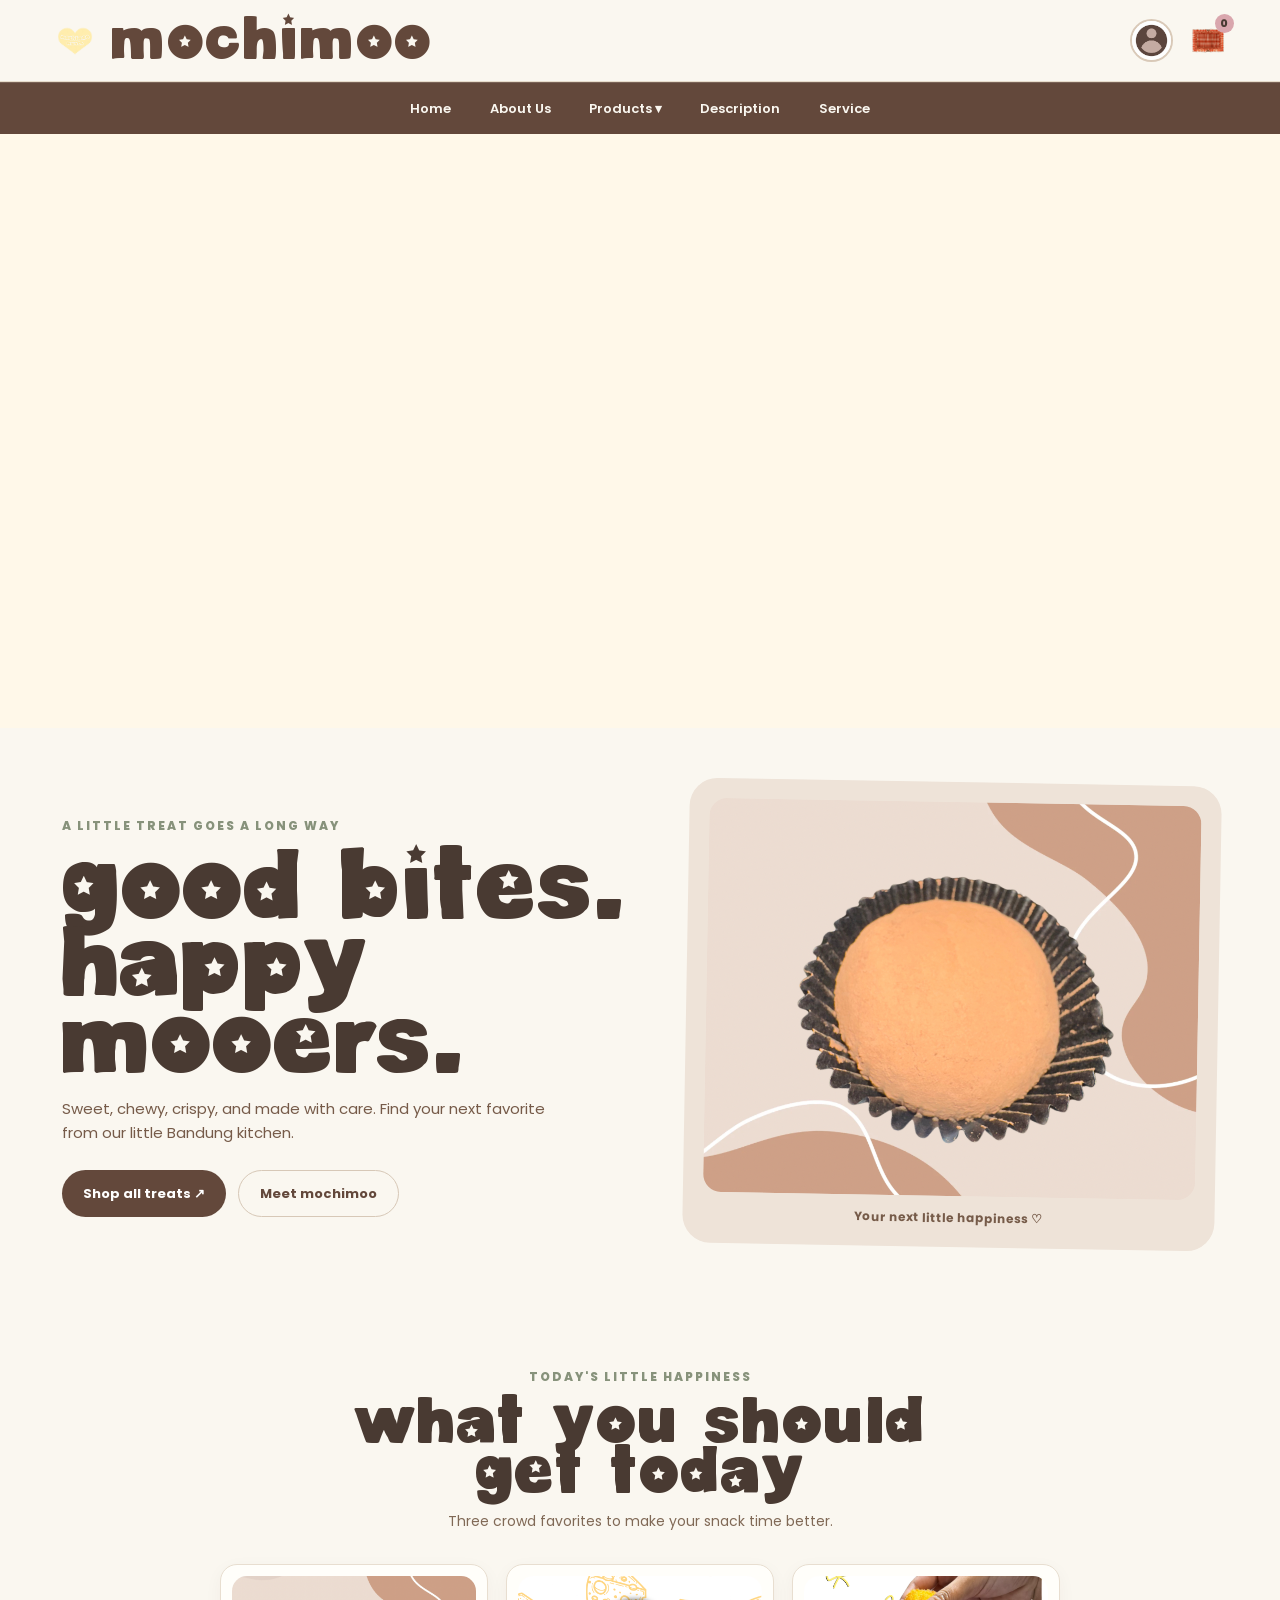
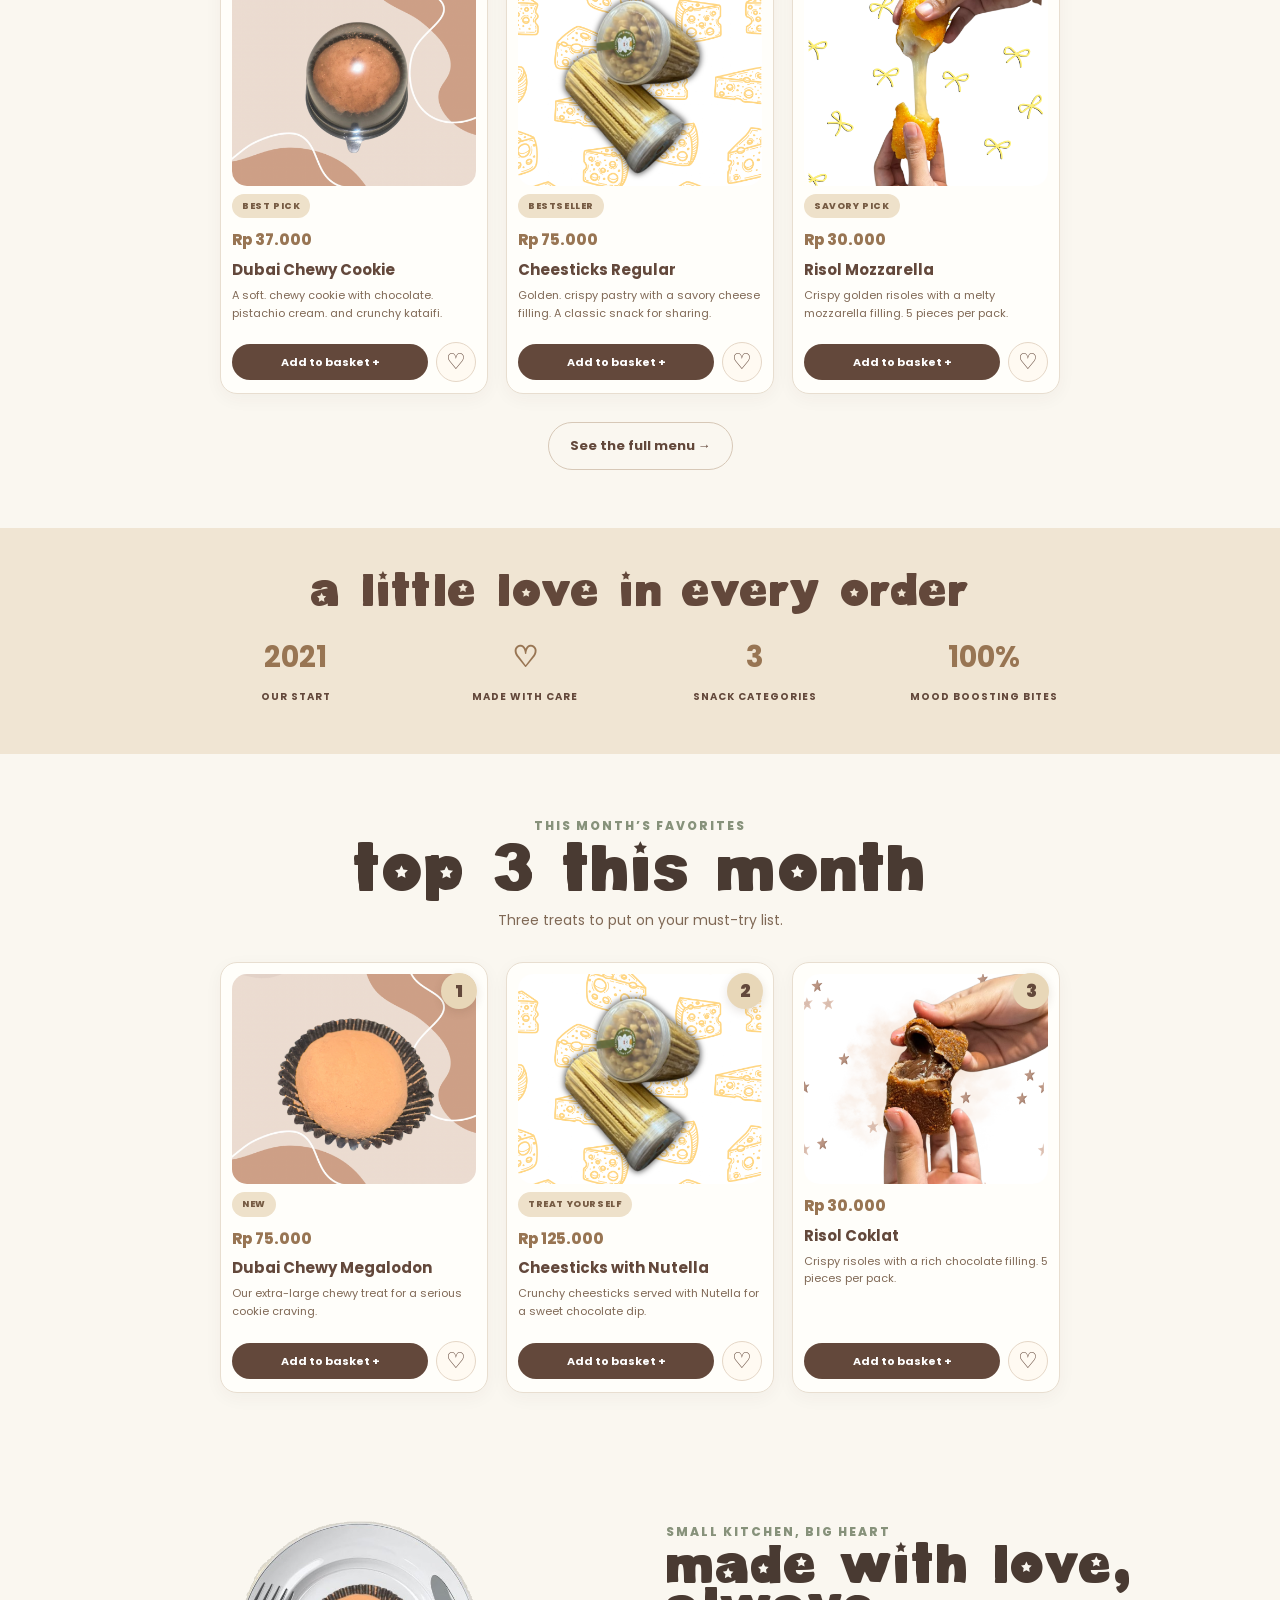
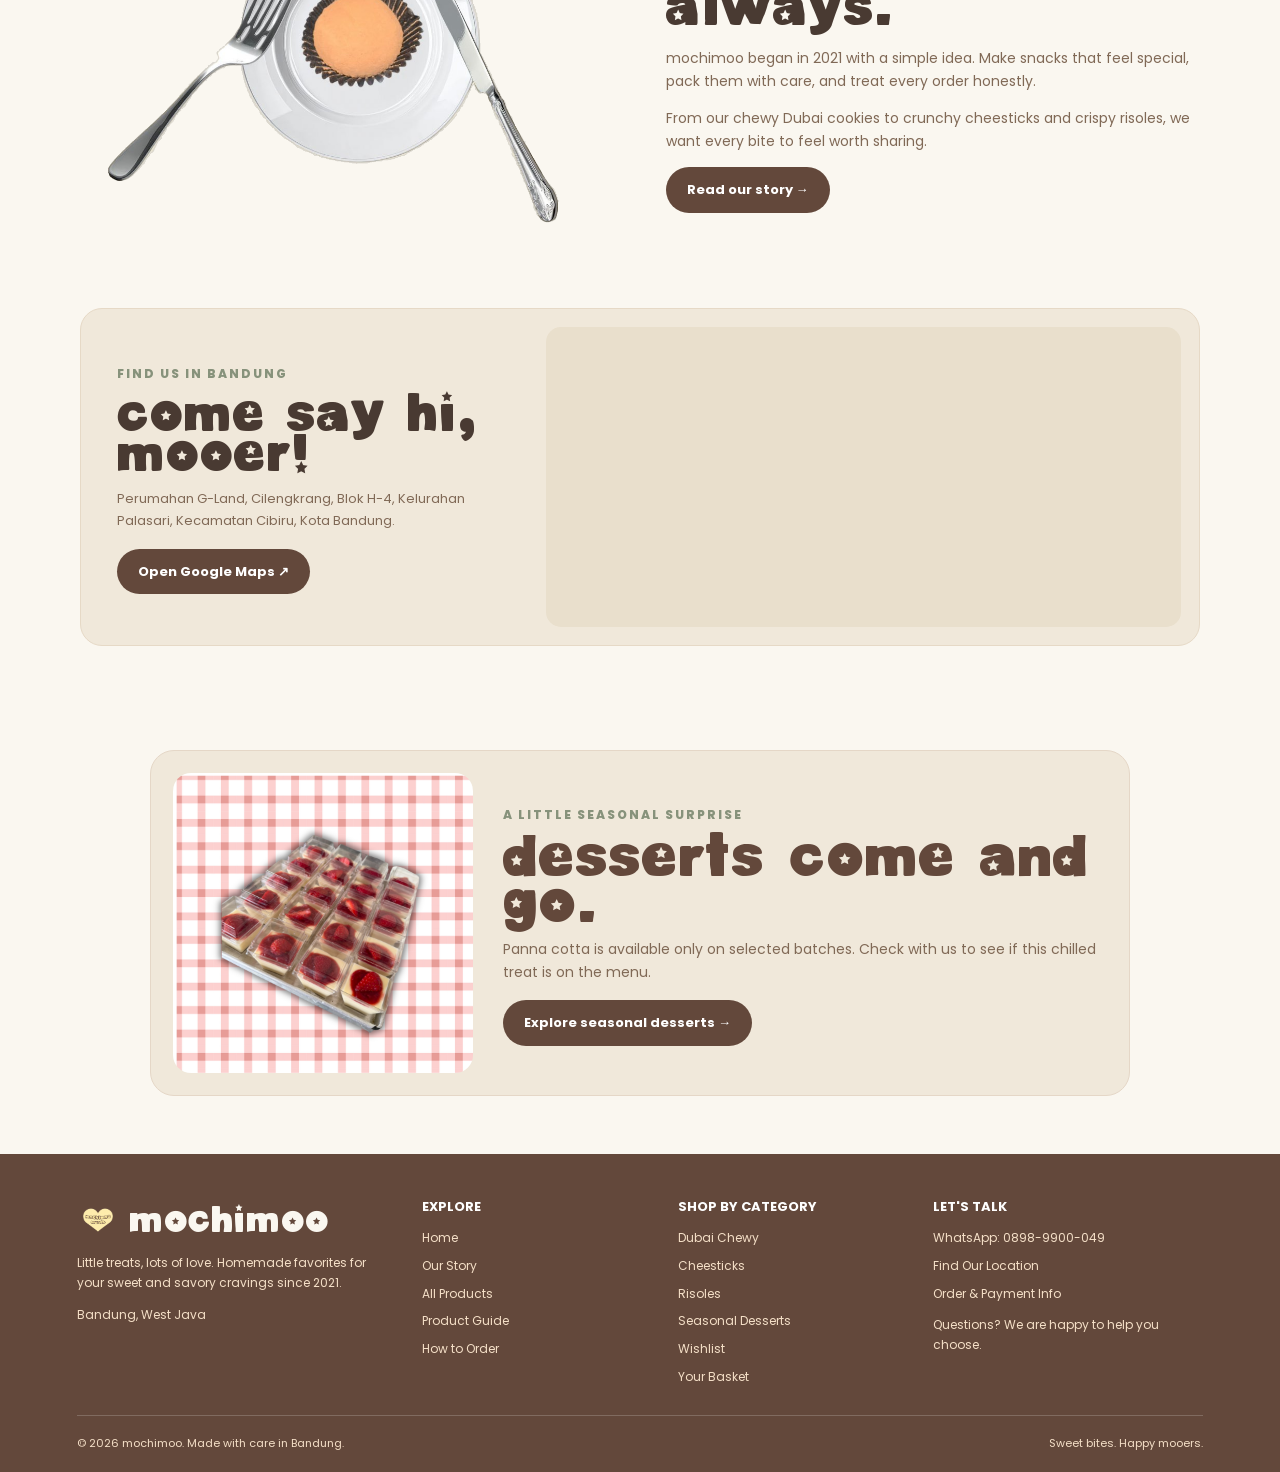
<file: index.html>
<!DOCTYPE html>
<html lang="en">
 <head>
  <meta charset="utf-8"/>
  <meta content="width=device-width,initial-scale=1" name="viewport"/>
  <meta content="#70452f" name="theme-color"/>
  <title>
   Home | mochimoo
  </title>
  <link href="design.css" rel="stylesheet"/>
 </head>
 <body>
  <header class="header">
   <a aria-label="Mochimoo Home" class="brand" href="index.html">
    <img alt="mochimoo logo" src="images/logo.png"/>
    <span class="cute-font">
     mochimoo
    </span>
   </a>
   <div class="header-icons">
    <a aria-label="Mooer profile" class="profile-link" href="profile.html">
     <img alt="Profile" src="images/profile.png"/>
    </a>
    <a aria-label="Open basket" class="basket-link" href="basket.html">
     <img alt="Basket" src="images/basket.png"/>
     <span class="cart-count" data-cart-count="">
      0
     </span>
    </a>
   </div>
  </header>
  <nav class="navbar">
   <a href="index.html">
    Home
   </a>
   <a href="about.html">
    About Us
   </a>
   <div class="dropdown">
    <a class="dropbtn" href="products.html">
     Products &dtrif;
    </a>
    <div class="dropdown-content">
     <a href="products.html#cheesticks">
      Cheesticks
     </a>
     <a href="products.html#dubai-chewy">
      Dubai Chewy
     </a>
     <a href="products.html#risoles">
      Risoles
     </a>
    </div>
   </div>
   <a href="description.html">
    Description
   </a>
   <a href="service.html">
    Service
   </a>
  </nav>
  <section aria-label="Mochimoo highlights" class="hero-slider-wrap">
   <div class="hero-slider">
    <img alt="Mochimoo hero 1" class="hero-slide" src="images/hero1.jpg"/>
    <img alt="Mochimoo hero 3" class="hero-slide" src="images/hero3.jpg"/>
    <img alt="Mochimoo hero 4" class="hero-slide" src="images/hero4.jpg"/>
   </div>
  </section>
  <section class="hero-copy">
   <div>
    <span class="eyebrow">
     A little treat goes a long way
    </span>
    <h1 class="cute-font">
     Good bites.
     <br/>
     Happy mooers.
    </h1>
    <p>
     Sweet, chewy, crispy, and made with care. Find your next favorite from our little Bandung kitchen.
    </p>
    <div class="btn-row">
     <a class="btn" href="products.html">
      Shop all treats &nearrow;
     </a>
     <a class="btn secondary" href="about.html">
      Meet mochimoo
     </a>
    </div>
   </div>
   <div class="hero-art">
    <img alt="Dubai chewy cookie" src="images/chewy-cookie.png"/>
    <p class="text-center" style="padding:12px 0 0;font-size:12px;font-weight:700">
     Your next little happiness ♡
    </p>
   </div>
  </section>
  <section class="section" style="background:#fff9ed">
   <div class="section-heading">
    <span class="eyebrow">
     Today's little happiness
    </span>
    <h2 class="cute-font">
     What you should get today
    </h2>
    <p>
     Three crowd favorites to make your snack time better.
    </p>
   </div>
   <div class="product-grid">
    <article class="product-detail-card" data-desc="A soft. chewy cookie with chocolate. pistachio cream. and crunchy kataifi." data-id="dubai-chewy-normal" data-image="images/dubai-chewy-cookie.png" data-name="Dubai Chewy Cookie" data-price="37000" data-unit="pcs">
     <div class="product-image-frame">
      <img alt="Dubai Chewy Cookie" loading="lazy" src="images/dubai-chewy-cookie.png"/>
     </div>
     <span class="badge-label">
      BEST PICK
     </span>
     <p class="product-price">
      Rp 37.000
     </p>
     <h3 class="product-card-title">
      Dubai Chewy Cookie
     </h3>
     <p class="product-desc">
      A soft. chewy cookie with chocolate. pistachio cream. and crunchy kataifi.
     </p>
     <button class="order-btn add-to-cart" type="button">
      Add to basket +
     </button>
    </article>
    <article class="product-detail-card" data-desc="Golden. crispy pastry with a savory cheese filling. A classic snack for sharing." data-id="cheesticks-regular" data-image="images/cheesticks-regular.png" data-name="Cheesticks Regular" data-price="75000" data-unit="pack">
     <div class="product-image-frame">
      <img alt="Cheesticks Regular" loading="lazy" src="images/cheesticks-regular.png"/>
     </div>
     <span class="badge-label">
      BESTSELLER
     </span>
     <p class="product-price">
      Rp 75.000
     </p>
     <h3 class="product-card-title">
      Cheesticks Regular
     </h3>
     <p class="product-desc">
      Golden. crispy pastry with a savory cheese filling. A classic snack for sharing.
     </p>
     <button class="order-btn add-to-cart" type="button">
      Add to basket +
     </button>
    </article>
    <article class="product-detail-card" data-desc="Crispy golden risoles with a melty mozzarella filling. 5 pieces per pack." data-id="risol-mozzarella" data-image="images/risol-mozzarella.png" data-name="Risol Mozzarella" data-price="30000" data-unit="pack">
     <div class="product-image-frame">
      <img alt="Risol Mozzarella" loading="lazy" src="images/risol-mozzarella.png"/>
     </div>
     <span class="badge-label">
      SAVORY PICK
     </span>
     <p class="product-price">
      Rp 30.000
     </p>
     <h3 class="product-card-title">
      Risol Mozzarella
     </h3>
     <p class="product-desc">
      Crispy golden risoles with a melty mozzarella filling. 5 pieces per pack.
     </p>
     <button class="order-btn add-to-cart" type="button">
      Add to basket +
     </button>
    </article>
   </div>
   <div class="text-center" style="margin-top:28px">
    <a class="btn secondary" href="products.html">
     See the full menu &rarr;
    </a>
   </div>
  </section>
  <section class="made-love">
   <h2 class="cute-font">
    A little love in every order
   </h2>
   <div class="stats">
    <div>
     <strong>
      2021
     </strong>
     <span>
      OUR START
     </span>
    </div>
    <div>
     <strong>
      ♡
     </strong>
     <span>
      MADE WITH CARE
     </span>
    </div>
    <div>
     <strong>
      3
     </strong>
     <span>
      SNACK CATEGORIES
     </span>
    </div>
    <div>
     <strong>
      100%
     </strong>
     <span>
      MOOD BOOSTING BITES
     </span>
    </div>
   </div>
  </section>
  <section class="section">
   <div class="section-heading">
    <span class="eyebrow">
     This month&rsquo;s favorites
    </span>
    <h2 class="cute-font">
     Top 3 this month
    </h2>
    <p>
     Three treats to put on your must-try list.
    </p>
   </div>
   <div class="product-grid">
    <article class="product-detail-card top-three-card ranked-1" data-desc="Our extra-large chewy treat for a serious cookie craving." data-id="dubai-chewy-megalodon" data-image="images/chewy-cookie.png" data-name="Dubai Chewy Megalodon" data-price="75000" data-unit="pcs">
     <span aria-label="Rank 1" class="top-three-rank">
      1
     </span>
     <div class="product-image-frame">
      <img alt="Dubai Chewy Megalodon" loading="lazy" src="images/chewy-cookie.png"/>
     </div>
     <span class="badge-label">
      NEW
     </span>
     <p class="product-price">
      Rp 75.000
     </p>
     <h3 class="product-card-title">
      Dubai Chewy Megalodon
     </h3>
     <p class="product-desc">
      Our extra-large chewy treat for a serious cookie craving.
     </p>
     <button class="order-btn add-to-cart" type="button">
      Add to basket +
     </button>
    </article>
    <article class="product-detail-card top-three-card ranked-2" data-desc="Crunchy cheesticks served with Nutella for a sweet chocolate dip." data-id="cheesticks-nutella" data-image="images/cheesesticks.png" data-name="Cheesticks with Nutella" data-price="125000" data-unit="pack">
     <span aria-label="Rank 2" class="top-three-rank">
      2
     </span>
     <div class="product-image-frame">
      <img alt="Cheesticks with Nutella" loading="lazy" src="images/cheesesticks.png"/>
     </div>
     <span class="badge-label">
      TREAT YOURSELF
     </span>
     <p class="product-price">
      Rp 125.000
     </p>
     <h3 class="product-card-title">
      Cheesticks with Nutella
     </h3>
     <p class="product-desc">
      Crunchy cheesticks served with Nutella for a sweet chocolate dip.
     </p>
     <button class="order-btn add-to-cart" type="button">
      Add to basket +
     </button>
    </article>
    <article class="product-detail-card top-three-card ranked-3" data-desc="Crispy risoles with a rich chocolate filling. 5 pieces per pack." data-id="risol-coklat" data-image="images/risoles.png" data-name="Risol Coklat" data-price="30000" data-unit="pack">
     <span aria-label="Rank 3" class="top-three-rank">
      3
     </span>
     <div class="product-image-frame">
      <img alt="Risol Coklat" loading="lazy" src="images/risoles.png"/>
     </div>
     <p class="product-price">
      Rp 30.000
     </p>
     <h3 class="product-card-title">
      Risol Coklat
     </h3>
     <p class="product-desc">
      Crispy risoles with a rich chocolate filling. 5 pieces per pack.
     </p>
     <button class="order-btn add-to-cart" type="button">
      Add to basket +
     </button>
    </article>
   </div>
  </section>
  <section class="love">
   <div class="love-image">
    <img alt="Made with love by mochimoo" src="images/we-can-love-you.png"/>
   </div>
   <div class="love-content">
    <span class="eyebrow">
     Small kitchen, big heart
    </span>
    <h2 class="cute-font">
     Made with love, always.
    </h2>
    <p>
     mochimoo began in 2021 with a simple idea. Make snacks that feel special, pack them with care, and treat every order honestly.
    </p>
    <p>
     From our chewy Dubai cookies to crunchy cheesticks and crispy risoles, we want every bite to feel worth sharing.
    </p>
    <a class="btn" href="about.html">
     Read our story &rarr;
    </a>
   </div>
  </section>
  <section class="map-section" id="find-us">
   <div class="map-shell">
    <div class="map-copy">
     <span class="eyebrow">
      Find us in Bandung
     </span>
     <h2 class="cute-font">
      Come say hi, mooer!
     </h2>
     <p>
      Perumahan G-Land, Cilengkrang, Blok H-4, Kelurahan Palasari, Kecamatan Cibiru, Kota Bandung.
     </p>
     <a class="btn" href="https://www.google.com/maps/search/?api=1&amp;query=Perumahan+G-Land+Cilengkrang+Blok+H-4+Palasari+Cibiru+Bandung" rel="noopener" target="_blank">
      Open Google Maps &nearrow;
     </a>
    </div>
    <iframe allowfullscreen="" class="map-frame" loading="lazy" referrerpolicy="no-referrer-when-downgrade" src="https://maps.google.com/maps?q=Perumahan%20G-Land%20Cilengkrang%20Blok%20H-4%20Palasari%20Cibiru%20Bandung&amp;t=&amp;z=14&amp;ie=UTF8&amp;iwloc=&amp;output=embed" title="Mochimoo location map">
    </iframe>
   </div>
  </section>
  <section class="section seasonal-home">
   <div class="seasonal-home-card">
    <img alt="Seasonal panna cotta dessert illustration" loading="lazy" src="images/panna-cotta.png"/>
    <div>
     <span class="eyebrow">
      A little seasonal surprise
     </span>
     <h2 class="cute-font">
      Desserts come and go.
     </h2>
     <p>
      Panna cotta is available only on selected batches. Check with us to see if this chilled treat is on the menu.
     </p>
     <a class="btn" href="products.html#desserts">
      Explore seasonal desserts &rarr;
     </a>
    </div>
   </div>
  </section>
  <footer class="site-footer">
   <div class="footer-main">
    <div>
     <div class="footer-brand">
      <img alt="" src="images/logo.png"/>
      <span class="cute-font">
       mochimoo
      </span>
     </div>
     <p>
      Little treats, lots of love. Homemade favorites for your sweet and savory cravings since 2021.
     </p>
     <p style="margin-top:12px">
      Bandung, West Java
     </p>
    </div>
    <div>
     <h3>
      EXPLORE
     </h3>
     <div class="footer-links">
      <a href="index.html">
       Home
      </a>
      <a href="about.html">
       Our Story
      </a>
      <a href="products.html">
       All Products
      </a>
      <a href="description.html">
       Product Guide
      </a>
      <a href="service.html">
       How to Order
      </a>
     </div>
    </div>
    <div>
     <h3>
      SHOP BY CATEGORY
     </h3>
     <div class="footer-links">
      <a href="products.html#dubai-chewy">
       Dubai Chewy
      </a>
      <a href="products.html#cheesticks">
       Cheesticks
      </a>
      <a href="products.html#risoles">
       Risoles
      </a>
      <a href="products.html#desserts">
       Seasonal Desserts
      </a>
      <a href="wishlist.html">
       Wishlist
      </a>
      <a href="basket.html">
       Your Basket
      </a>
     </div>
    </div>
    <div>
     <h3>
      LET'S TALK
     </h3>
     <div class="footer-links">
      <a href="https://wa.me/628989900049" rel="noopener" target="_blank">
       WhatsApp: 0898-9900-049
      </a>
      <a href="about.html#find-us">
       Find Our Location
      </a>
      <a href="service.html">
       Order &amp; Payment Info
      </a>
     </div>
     <p style="margin-top:12px">
      Questions? We are happy to help you choose.
     </p>
    </div>
   </div>
   <div class="footer-bottom">
    <p>
     &copy; 2026 mochimoo. Made with care in Bandung.
    </p>
    <p>
     Sweet bites. Happy mooers.
    </p>
   </div>
  </footer>
  <div class="toast" id="toast" role="status">
  </div>
  <script src="site.js">
  </script>
 </body>
</html>
</file>
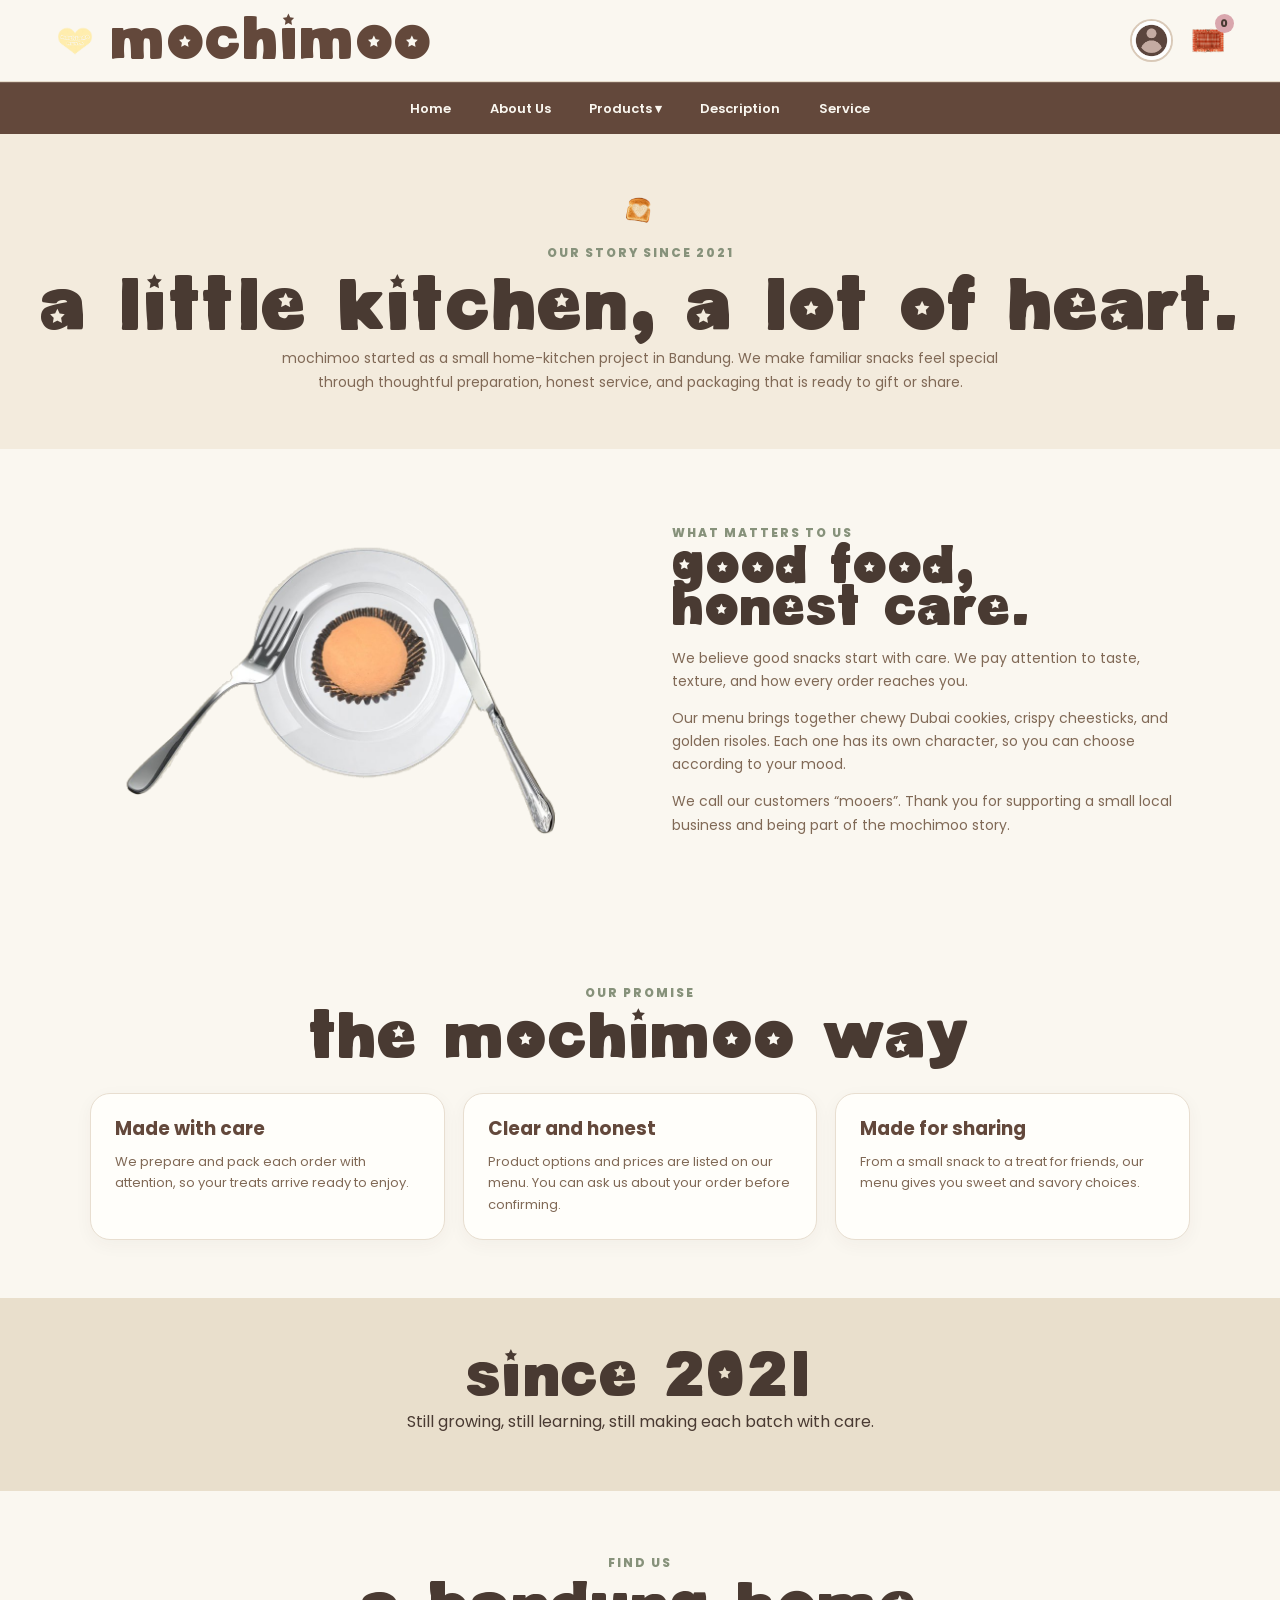
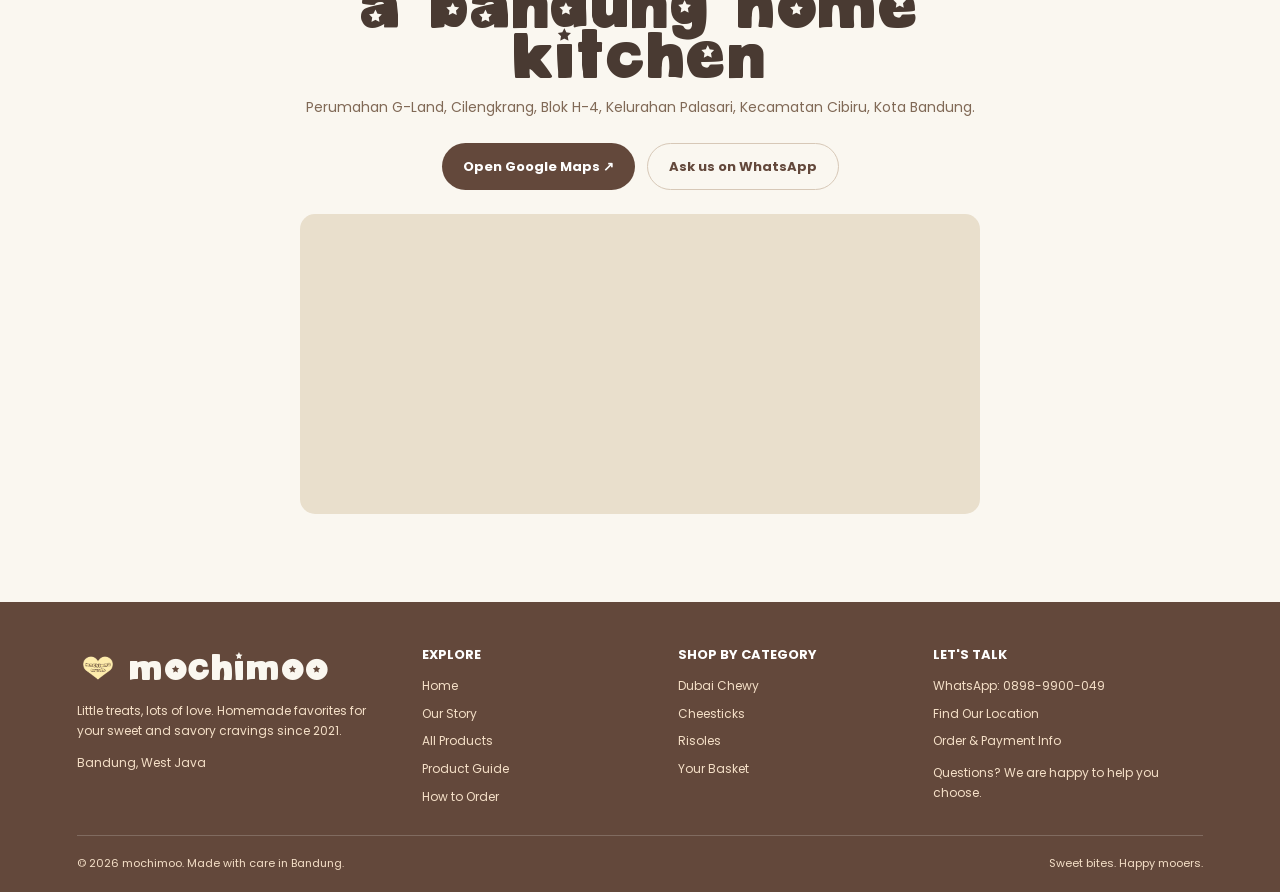
<file: about.html>
<!DOCTYPE html>
<html lang="en">
 <head>
  <meta charset="utf-8"/>
  <meta content="width=device-width,initial-scale=1" name="viewport"/>
  <meta content="#70452f" name="theme-color"/>
  <title>
   About Us | mochimoo
  </title>
  <link href="design.css" rel="stylesheet"/>
 </head>
 <body>
  <header class="header">
   <a aria-label="Mochimoo Home" class="brand" href="index.html">
    <img alt="mochimoo logo" src="images/logo.png"/>
    <span class="cute-font">
     mochimoo
    </span>
   </a>
   <div class="header-icons">
    <a aria-label="Mooer profile" class="profile-link" href="profile.html">
     <img alt="Profile" src="images/profile.png"/>
    </a>
    <a aria-label="Open basket" class="basket-link" href="basket.html">
     <img alt="Basket" src="images/basket.png"/>
     <span class="cart-count" data-cart-count="">
      0
     </span>
    </a>
   </div>
  </header>
  <nav class="navbar">
   <a href="index.html">
    Home
   </a>
   <a href="about.html">
    About Us
   </a>
   <div class="dropdown">
    <a class="dropbtn" href="products.html">
     Products &dtrif;
    </a>
    <div class="dropdown-content">
     <a href="products.html#cheesticks">
      Cheesticks
     </a>
     <a href="products.html#dubai-chewy">
      Dubai Chewy
     </a>
     <a href="products.html#risoles">
      Risoles
     </a>
     <a href="products.html#desserts">
      Desserts
     </a>
    </div>
   </div>
   <a href="description.html">
    Description
   </a>
   <a href="service.html">
    Service
   </a>
  </nav>
  <section class="about-hero">
   <img alt="" class="bread" src="images/bread.png"/>
   <span class="eyebrow">
    Our story since 2021
   </span>
   <h1 class="cute-font">
    A little kitchen, a lot of heart.
   </h1>
   <p>
    mochimoo started as a small home-kitchen project in Bandung. We make familiar snacks feel special through thoughtful preparation, honest service, and packaging that is ready to gift or share.
   </p>
  </section>
  <section class="about-values">
   <div class="about-values-image">
    <img alt="Made with love" src="images/we-can-love-you.png"/>
   </div>
   <div class="about-values-content">
    <span class="eyebrow">
     What matters to us
    </span>
    <h2 class="cute-font">
     Good food, honest care.
    </h2>
    <p>
     We believe good snacks start with care. We pay attention to taste, texture, and how every order reaches you.
    </p>
    <p>
     Our menu brings together chewy Dubai cookies, crispy cheesticks, and golden risoles. Each one has its own character, so you can choose according to your mood.
    </p>
    <p>
     We call our customers &ldquo;mooers&rdquo;. Thank you for supporting a small local business and being part of the mochimoo story.
    </p>
   </div>
  </section>
  <section class="section" style="background:#fff9ed">
   <div class="section-heading">
    <span class="eyebrow">
     Our promise
    </span>
    <h2 class="cute-font">
     The mochimoo way
    </h2>
   </div>
   <div class="info-cards">
    <div class="info-card">
     <h3>
      Made with care
     </h3>
     <p>
      We prepare and pack each order with attention, so your treats arrive ready to enjoy.
     </p>
    </div>
    <div class="info-card">
     <h3>
      Clear and honest
     </h3>
     <p>
      Product options and prices are listed on our menu. You can ask us about your order before confirming.
     </p>
    </div>
    <div class="info-card">
     <h3>
      Made for sharing
     </h3>
     <p>
      From a small snack to a treat for friends, our menu gives you sweet and savory choices.
     </p>
    </div>
   </div>
  </section>
  <section class="about-since">
   <h2 class="cute-font">
    Since 2021
   </h2>
   <p>
    Still growing, still learning, still making each batch with care.
   </p>
  </section>
  <section class="section" id="find-us">
   <div class="section-heading">
    <span class="eyebrow">
     Find us
    </span>
    <h2 class="cute-font">
     A Bandung home kitchen
    </h2>
    <p>
     Perumahan G-Land, Cilengkrang, Blok H-4, Kelurahan Palasari, Kecamatan Cibiru, Kota Bandung.
    </p>
    <div class="btn-row" style="justify-content:center">
     <a class="btn" href="https://www.google.com/maps/search/?api=1&amp;query=Perumahan+G-Land+Cilengkrang+Blok+H-4+Palasari+Cibiru+Bandung" rel="noopener" target="_blank">
      Open Google Maps &nearrow;
     </a>
     <a class="btn secondary" href="https://wa.me/628989900049" rel="noopener" target="_blank">
      Ask us on WhatsApp
     </a>
    </div>
    <div style="max-width:1120px;margin:24px auto 0">
     <iframe allowfullscreen="" class="map-frame" loading="lazy" referrerpolicy="no-referrer-when-downgrade" src="https://maps.google.com/maps?q=Perumahan%20G-Land%20Cilengkrang%20Blok%20H-4%20Palasari%20Cibiru%20Bandung&amp;t=&amp;z=14&amp;ie=UTF8&amp;iwloc=&amp;output=embed" title="Mochimoo location map">
     </iframe>
    </div>
   </div>
  </section>
  <footer class="site-footer">
   <div class="footer-main">
    <div>
     <div class="footer-brand">
      <img alt="" src="images/logo.png"/>
      <span class="cute-font">
       mochimoo
      </span>
     </div>
     <p>
      Little treats, lots of love. Homemade favorites for your sweet and savory cravings since 2021.
     </p>
     <p style="margin-top:12px">
      Bandung, West Java
     </p>
    </div>
    <div>
     <h3>
      EXPLORE
     </h3>
     <div class="footer-links">
      <a href="index.html">
       Home
      </a>
      <a href="about.html">
       Our Story
      </a>
      <a href="products.html">
       All Products
      </a>
      <a href="description.html">
       Product Guide
      </a>
      <a href="service.html">
       How to Order
      </a>
     </div>
    </div>
    <div>
     <h3>
      SHOP BY CATEGORY
     </h3>
     <div class="footer-links">
      <a href="products.html#dubai-chewy">
       Dubai Chewy
      </a>
      <a href="products.html#cheesticks">
       Cheesticks
      </a>
      <a href="products.html#risoles">
       Risoles
      </a>
      <a href="basket.html">
       Your Basket
      </a>
     </div>
    </div>
    <div>
     <h3>
      LET'S TALK
     </h3>
     <div class="footer-links">
      <a href="https://wa.me/628989900049" rel="noopener" target="_blank">
       WhatsApp: 0898-9900-049
      </a>
      <a href="about.html#find-us">
       Find Our Location
      </a>
      <a href="service.html">
       Order &amp; Payment Info
      </a>
     </div>
     <p style="margin-top:12px">
      Questions? We are happy to help you choose.
     </p>
    </div>
   </div>
   <div class="footer-bottom">
    <p>
     &copy; 2026 mochimoo. Made with care in Bandung.
    </p>
    <p>
     Sweet bites. Happy mooers.
    </p>
   </div>
  </footer>
  <div class="toast" id="toast" role="status">
  </div>
  <script src="site.js">
  </script>
 </body>
</html>
</file>
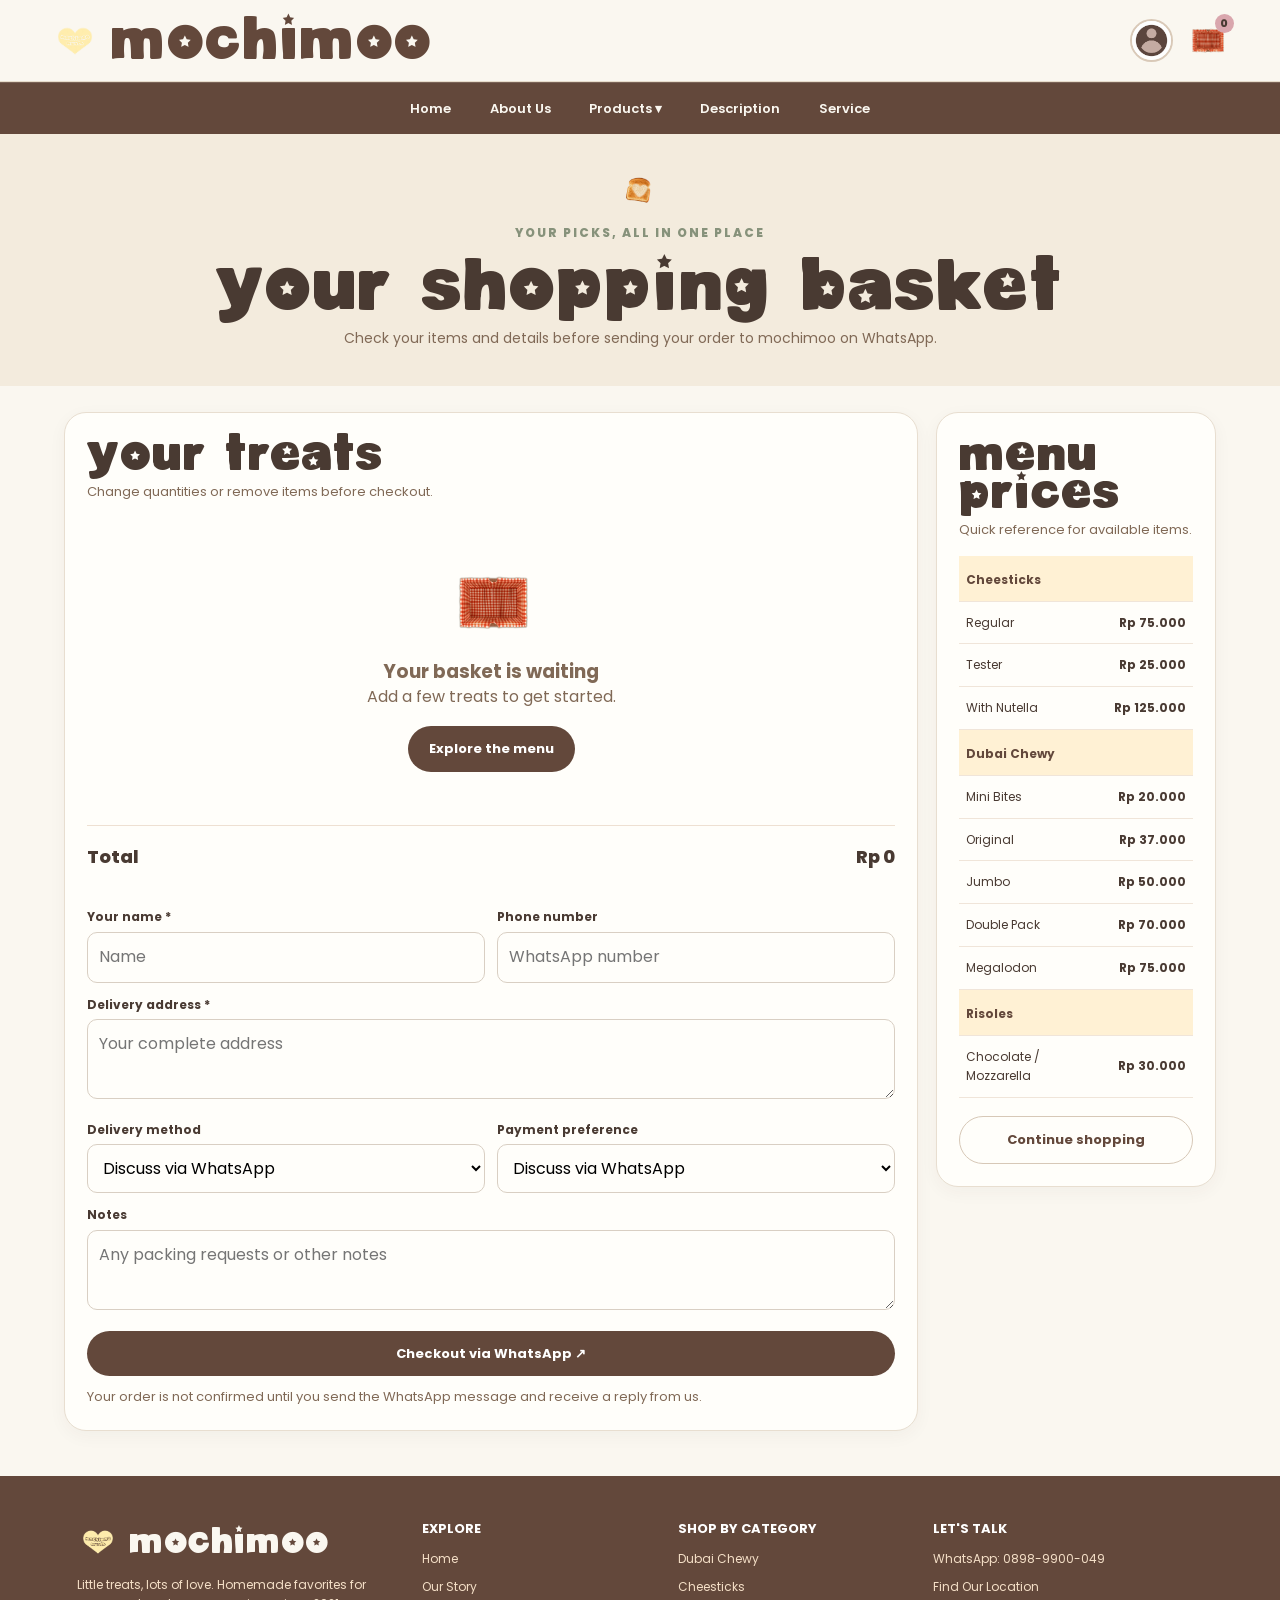
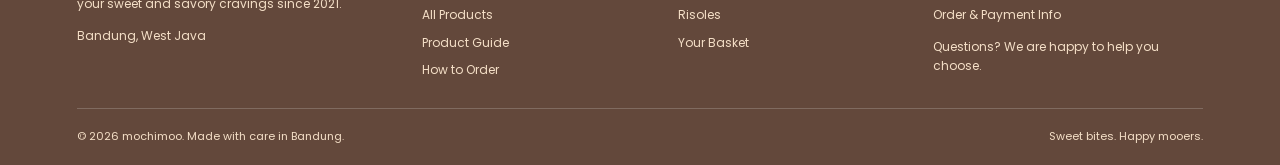
<file: basket.html>
<!DOCTYPE html>
<html lang="en">
 <head>
  <meta charset="utf-8"/>
  <meta content="width=device-width,initial-scale=1" name="viewport"/>
  <meta content="#70452f" name="theme-color"/>
  <title>
   Basket | mochimoo
  </title>
  <link href="design.css" rel="stylesheet"/>
 </head>
 <body>
  <header class="header">
   <a aria-label="Mochimoo Home" class="brand" href="index.html">
    <img alt="mochimoo logo" src="images/logo.png"/>
    <span class="cute-font">
     mochimoo
    </span>
   </a>
   <div class="header-icons">
    <a aria-label="Mooer profile" class="profile-link" href="profile.html">
     <img alt="Profile" src="images/profile.png"/>
    </a>
    <a aria-label="Open basket" class="basket-link" href="basket.html">
     <img alt="Basket" src="images/basket.png"/>
     <span class="cart-count" data-cart-count="">
      0
     </span>
    </a>
   </div>
  </header>
  <nav class="navbar">
   <a href="index.html">
    Home
   </a>
   <a href="about.html">
    About Us
   </a>
   <div class="dropdown">
    <a class="dropbtn" href="products.html">
     Products &dtrif;
    </a>
    <div class="dropdown-content">
     <a href="products.html#cheesticks">
      Cheesticks
     </a>
     <a href="products.html#dubai-chewy">
      Dubai Chewy
     </a>
     <a href="products.html#risoles">
      Risoles
     </a>
     <a href="products.html#desserts">
      Desserts
     </a>
    </div>
   </div>
   <a href="description.html">
    Description
   </a>
   <a href="service.html">
    Service
   </a>
  </nav>
  <section class="products-header">
   <img alt="" class="bread" src="images/bread.png"/>
   <span class="eyebrow">
    Your picks, all in one place
   </span>
   <h1 class="cute-font">
    Your shopping basket
   </h1>
   <p>
    Check your items and details before sending your order to mochimoo on WhatsApp.
   </p>
  </section>
  <section class="basket-section">
   <div class="basket-card">
    <h1 class="cute-font">
     Your treats
    </h1>
    <p class="basket-note">
     Change quantities or remove items before checkout.
    </p>
    <div class="basket-items" id="basket-items">
    </div>
    <div class="basket-total">
     <span>
      Total
     </span>
     <span id="basket-total">
      Rp 0
     </span>
    </div>
    <form class="checkout-form" id="checkout-form">
     <div>
      <label for="customer-name">
       Your name *
      </label>
      <input id="customer-name" name="name" placeholder="Name" required=""/>
     </div>
     <div>
      <label for="customer-phone">
       Phone number
      </label>
      <input id="customer-phone" name="phone" placeholder="WhatsApp number"/>
     </div>
     <div class="full">
      <label for="customer-address">
       Delivery address *
      </label>
      <textarea id="customer-address" name="address" placeholder="Your complete address" required=""></textarea>
     </div>
     <div>
      <label for="delivery-method">
       Delivery method
      </label>
      <select id="delivery-method" name="delivery">
       <option>
        Discuss via WhatsApp
       </option>
       <option>
        Pickup
       </option>
       <option>
        Delivery
       </option>
      </select>
     </div>
     <div>
      <label for="payment-method">
       Payment preference
      </label>
      <select id="payment-method" name="payment">
       <option>
        Discuss via WhatsApp
       </option>
       <option>
        QRIS
       </option>
       <option>
        Bank transfer
       </option>
      </select>
     </div>
     <div class="full">
      <label for="order-notes">
       Notes
      </label>
      <textarea id="order-notes" name="notes" placeholder="Any packing requests or other notes"></textarea>
     </div>
     <div class="full">
      <button class="submit-order-btn" style="width:100%" type="submit">
       Checkout via WhatsApp &nearrow;
      </button>
      <p class="muted" style="margin-top:10px">
       Your order is not confirmed until you send the WhatsApp message and receive a reply from us.
      </p>
     </div>
    </form>
   </div>
   <aside class="price-recap">
    <h2 class="cute-font">
     Menu prices
    </h2>
    <p class="muted">
     Quick reference for available items.
    </p>
    <table class="price-table">
     <tr class="price-group">
      <th colspan="2">
       Cheesticks
      </th>
     </tr>
     <tr>
      <td>
       Regular
      </td>
      <td>
       Rp 75.000
      </td>
     </tr>
     <tr>
      <td>
       Tester
      </td>
      <td>
       Rp 25.000
      </td>
     </tr>
     <tr>
      <td>
       With Nutella
      </td>
      <td>
       Rp 125.000
      </td>
     </tr>
     <tr class="price-group">
      <th colspan="2">
       Dubai Chewy
      </th>
     </tr>
     <tr>
      <td>
       Mini Bites
      </td>
      <td>
       Rp 20.000
      </td>
     </tr>
     <tr>
      <td>
       Original
      </td>
      <td>
       Rp 37.000
      </td>
     </tr>
     <tr>
      <td>
       Jumbo
      </td>
      <td>
       Rp 50.000
      </td>
     </tr>
     <tr>
      <td>
       Double Pack
      </td>
      <td>
       Rp 70.000
      </td>
     </tr>
     <tr>
      <td>
       Megalodon
      </td>
      <td>
       Rp 75.000
      </td>
     </tr>
     <tr class="price-group">
      <th colspan="2">
       Risoles
      </th>
     </tr>
     <tr>
      <td>
       Chocolate / Mozzarella
      </td>
      <td>
       Rp 30.000
      </td>
     </tr>
    </table>
    <a class="btn secondary" href="products.html" style="width:100%;margin-top:18px">
     Continue shopping
    </a>
   </aside>
  </section>
  <footer class="site-footer">
   <div class="footer-main">
    <div>
     <div class="footer-brand">
      <img alt="" src="images/logo.png"/>
      <span class="cute-font">
       mochimoo
      </span>
     </div>
     <p>
      Little treats, lots of love. Homemade favorites for your sweet and savory cravings since 2021.
     </p>
     <p style="margin-top:12px">
      Bandung, West Java
     </p>
    </div>
    <div>
     <h3>
      EXPLORE
     </h3>
     <div class="footer-links">
      <a href="index.html">
       Home
      </a>
      <a href="about.html">
       Our Story
      </a>
      <a href="products.html">
       All Products
      </a>
      <a href="description.html">
       Product Guide
      </a>
      <a href="service.html">
       How to Order
      </a>
     </div>
    </div>
    <div>
     <h3>
      SHOP BY CATEGORY
     </h3>
     <div class="footer-links">
      <a href="products.html#dubai-chewy">
       Dubai Chewy
      </a>
      <a href="products.html#cheesticks">
       Cheesticks
      </a>
      <a href="products.html#risoles">
       Risoles
      </a>
      <a href="basket.html">
       Your Basket
      </a>
     </div>
    </div>
    <div>
     <h3>
      LET'S TALK
     </h3>
     <div class="footer-links">
      <a href="https://wa.me/628989900049" rel="noopener" target="_blank">
       WhatsApp: 0898-9900-049
      </a>
      <a href="about.html#find-us">
       Find Our Location
      </a>
      <a href="service.html">
       Order &amp; Payment Info
      </a>
     </div>
     <p style="margin-top:12px">
      Questions? We are happy to help you choose.
     </p>
    </div>
   </div>
   <div class="footer-bottom">
    <p>
     &copy; 2026 mochimoo. Made with care in Bandung.
    </p>
    <p>
     Sweet bites. Happy mooers.
    </p>
   </div>
  </footer>
  <div class="toast" id="toast" role="status">
  </div>
  <script src="site.js">
  </script>
 </body>
</html>
</file>
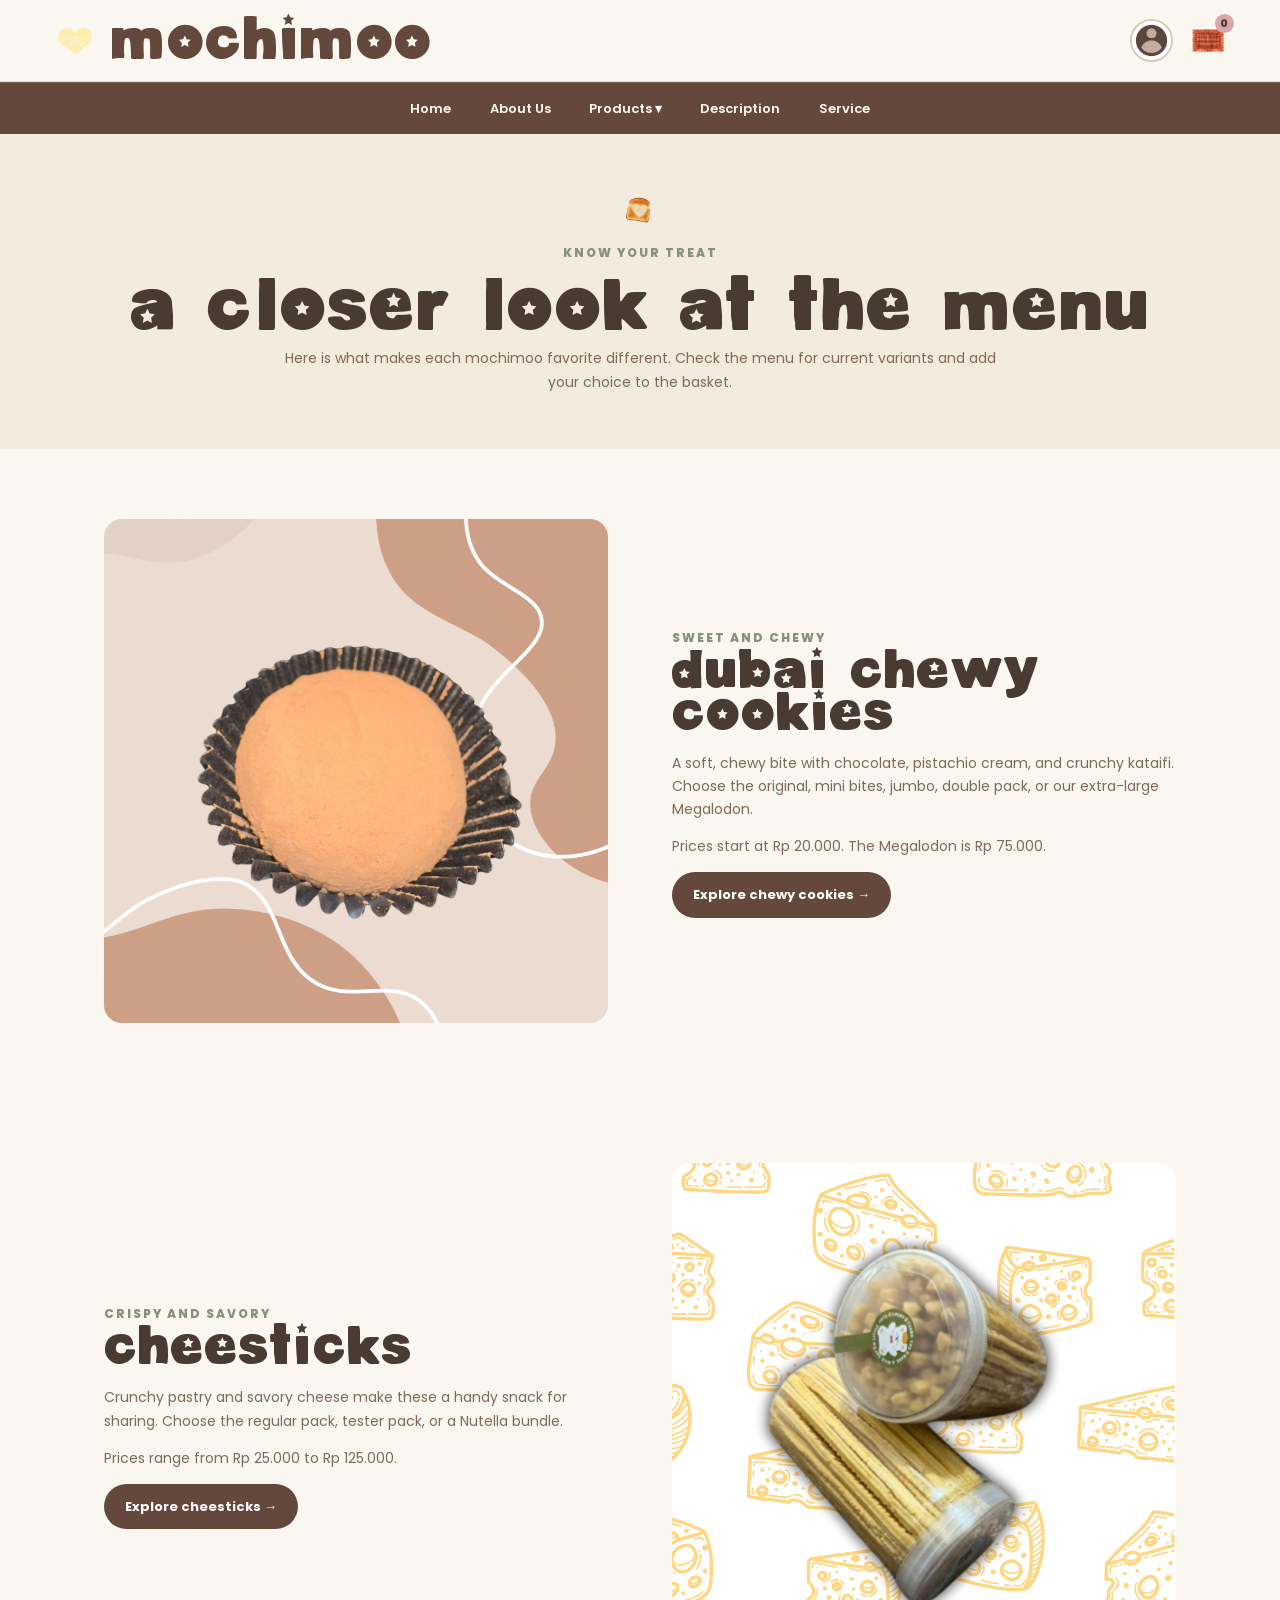
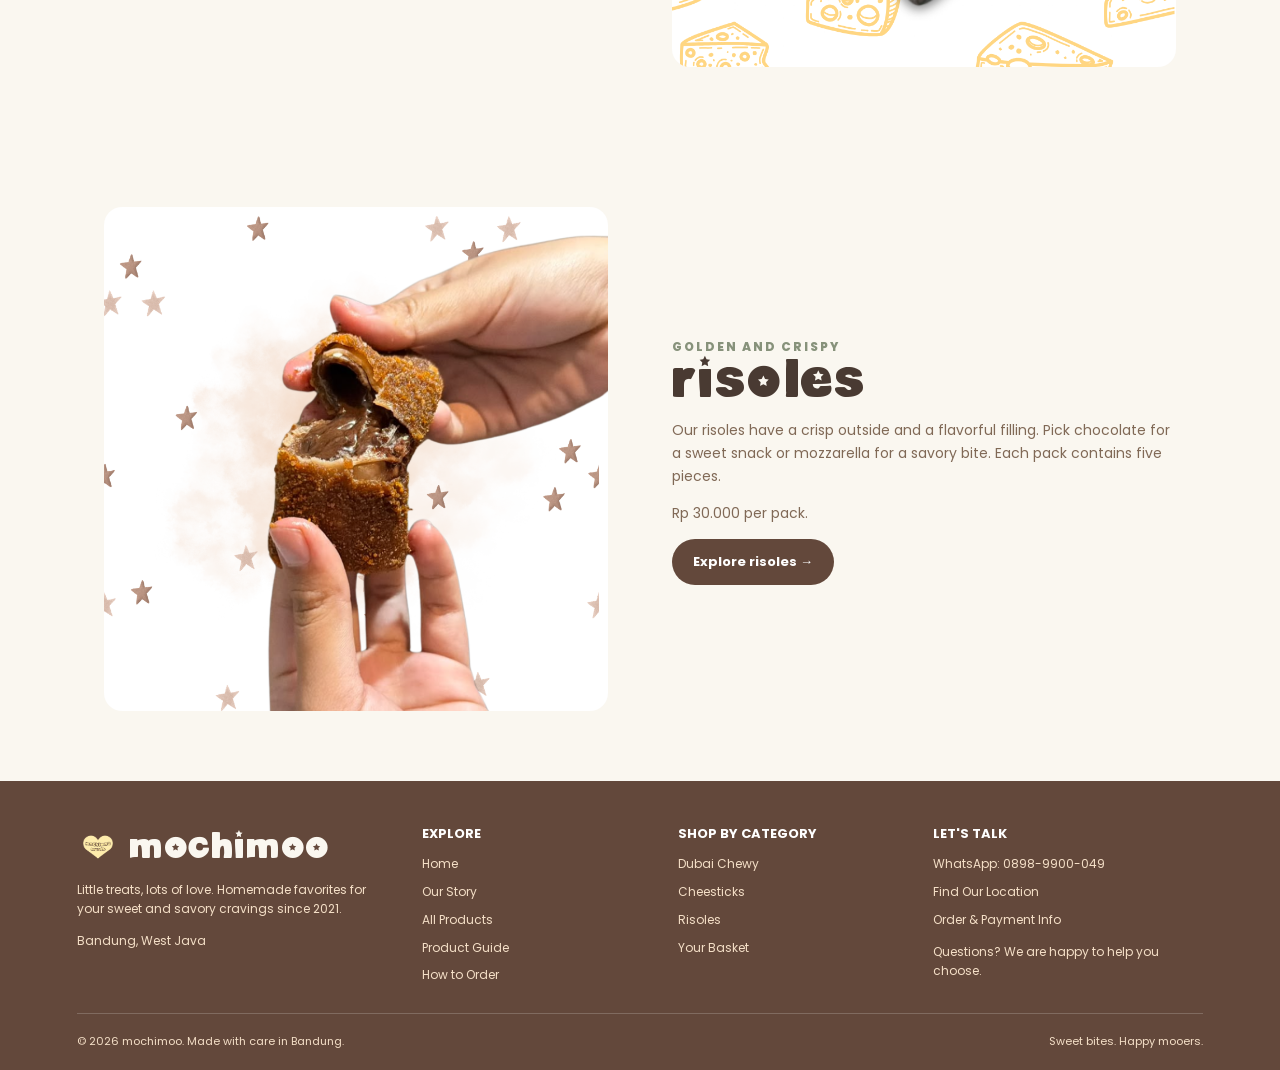
<file: description.html>
<!DOCTYPE html>
<html lang="en">
 <head>
  <meta charset="utf-8"/>
  <meta content="width=device-width,initial-scale=1" name="viewport"/>
  <meta content="#70452f" name="theme-color"/>
  <title>
   Description | mochimoo
  </title>
  <link href="design.css" rel="stylesheet"/>
 </head>
 <body>
  <header class="header">
   <a aria-label="Mochimoo Home" class="brand" href="index.html">
    <img alt="mochimoo logo" src="images/logo.png"/>
    <span class="cute-font">
     mochimoo
    </span>
   </a>
   <div class="header-icons">
    <a aria-label="Mooer profile" class="profile-link" href="profile.html">
     <img alt="Profile" src="images/profile.png"/>
    </a>
    <a aria-label="Open basket" class="basket-link" href="basket.html">
     <img alt="Basket" src="images/basket.png"/>
     <span class="cart-count" data-cart-count="">
      0
     </span>
    </a>
   </div>
  </header>
  <nav class="navbar">
   <a href="index.html">
    Home
   </a>
   <a href="about.html">
    About Us
   </a>
   <div class="dropdown">
    <a class="dropbtn" href="products.html">
     Products &dtrif;
    </a>
    <div class="dropdown-content">
     <a href="products.html#cheesticks">
      Cheesticks
     </a>
     <a href="products.html#dubai-chewy">
      Dubai Chewy
     </a>
     <a href="products.html#risoles">
      Risoles
     </a>
     <a href="products.html#desserts">
      Desserts
     </a>
    </div>
   </div>
   <a href="description.html">
    Description
   </a>
   <a href="service.html">
    Service
   </a>
  </nav>
  <section class="about-hero">
   <img alt="" class="bread" src="images/bread.png"/>
   <span class="eyebrow">
    Know your treat
   </span>
   <h1 class="cute-font">
    A closer look at the menu
   </h1>
   <p>
    Here is what makes each mochimoo favorite different. Check the menu for current variants and add your choice to the basket.
   </p>
  </section>
  <section class="about-values">
   <div class="about-values-image">
    <img alt="Dubai chewy cookie" src="images/chewy-cookie.png"/>
   </div>
   <div class="about-values-content">
    <span class="eyebrow">
     Sweet and chewy
    </span>
    <h2 class="cute-font">
     Dubai Chewy Cookies
    </h2>
    <p>
     A soft, chewy bite with chocolate, pistachio cream, and crunchy kataifi. Choose the original, mini bites, jumbo, double pack, or our extra-large Megalodon.
    </p>
    <p>
     Prices start at Rp 20.000. The Megalodon is Rp 75.000.
    </p>
    <a class="btn" href="products.html#dubai-chewy">
     Explore chewy cookies &rarr;
    </a>
   </div>
  </section>
  <section class="about-values">
   <div class="about-values-content">
    <span class="eyebrow">
     Crispy and savory
    </span>
    <h2 class="cute-font">
     Cheesticks
    </h2>
    <p>
     Crunchy pastry and savory cheese make these a handy snack for sharing. Choose the regular pack, tester pack, or a Nutella bundle.
    </p>
    <p>
     Prices range from Rp 25.000 to Rp 125.000.
    </p>
    <a class="btn" href="products.html#cheesticks">
     Explore cheesticks &rarr;
    </a>
   </div>
   <div class="about-values-image">
    <img alt="Cheesticks" src="images/cheesesticks.png"/>
   </div>
  </section>
  <section class="about-values">
   <div class="about-values-image">
    <img alt="Risoles" src="images/risoles.png"/>
   </div>
   <div class="about-values-content">
    <span class="eyebrow">
     Golden and crispy
    </span>
    <h2 class="cute-font">
     Risoles
    </h2>
    <p>
     Our risoles have a crisp outside and a flavorful filling. Pick chocolate for a sweet snack or mozzarella for a savory bite. Each pack contains five pieces.
    </p>
    <p>
     Rp 30.000 per pack.
    </p>
    <a class="btn" href="products.html#risoles">
     Explore risoles &rarr;
    </a>
   </div>
  </section>
  <footer class="site-footer">
   <div class="footer-main">
    <div>
     <div class="footer-brand">
      <img alt="" src="images/logo.png"/>
      <span class="cute-font">
       mochimoo
      </span>
     </div>
     <p>
      Little treats, lots of love. Homemade favorites for your sweet and savory cravings since 2021.
     </p>
     <p style="margin-top:12px">
      Bandung, West Java
     </p>
    </div>
    <div>
     <h3>
      EXPLORE
     </h3>
     <div class="footer-links">
      <a href="index.html">
       Home
      </a>
      <a href="about.html">
       Our Story
      </a>
      <a href="products.html">
       All Products
      </a>
      <a href="description.html">
       Product Guide
      </a>
      <a href="service.html">
       How to Order
      </a>
     </div>
    </div>
    <div>
     <h3>
      SHOP BY CATEGORY
     </h3>
     <div class="footer-links">
      <a href="products.html#dubai-chewy">
       Dubai Chewy
      </a>
      <a href="products.html#cheesticks">
       Cheesticks
      </a>
      <a href="products.html#risoles">
       Risoles
      </a>
      <a href="basket.html">
       Your Basket
      </a>
     </div>
    </div>
    <div>
     <h3>
      LET'S TALK
     </h3>
     <div class="footer-links">
      <a href="https://wa.me/628989900049" rel="noopener" target="_blank">
       WhatsApp: 0898-9900-049
      </a>
      <a href="about.html#find-us">
       Find Our Location
      </a>
      <a href="service.html">
       Order &amp; Payment Info
      </a>
     </div>
     <p style="margin-top:12px">
      Questions? We are happy to help you choose.
     </p>
    </div>
   </div>
   <div class="footer-bottom">
    <p>
     &copy; 2026 mochimoo. Made with care in Bandung.
    </p>
    <p>
     Sweet bites. Happy mooers.
    </p>
   </div>
  </footer>
  <div class="toast" id="toast" role="status">
  </div>
  <script src="site.js">
  </script>
 </body>
</html>
</file>
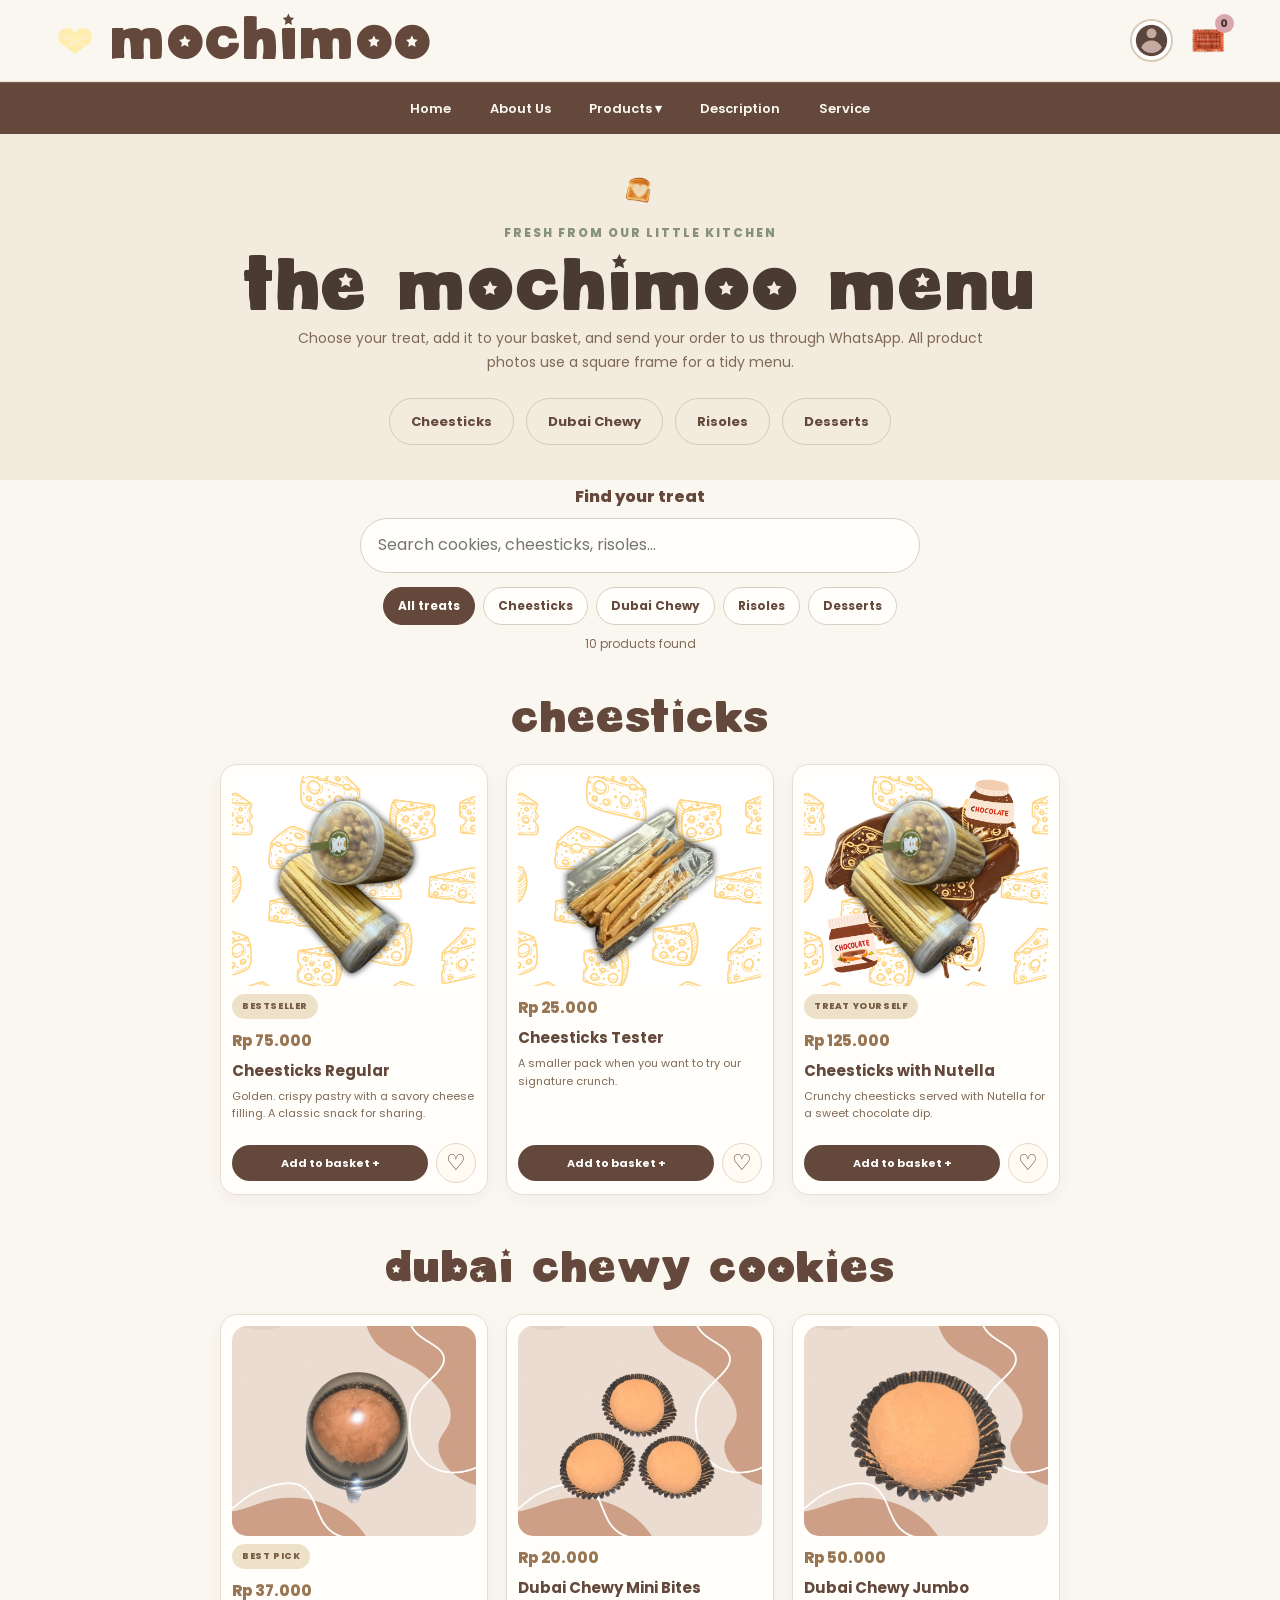
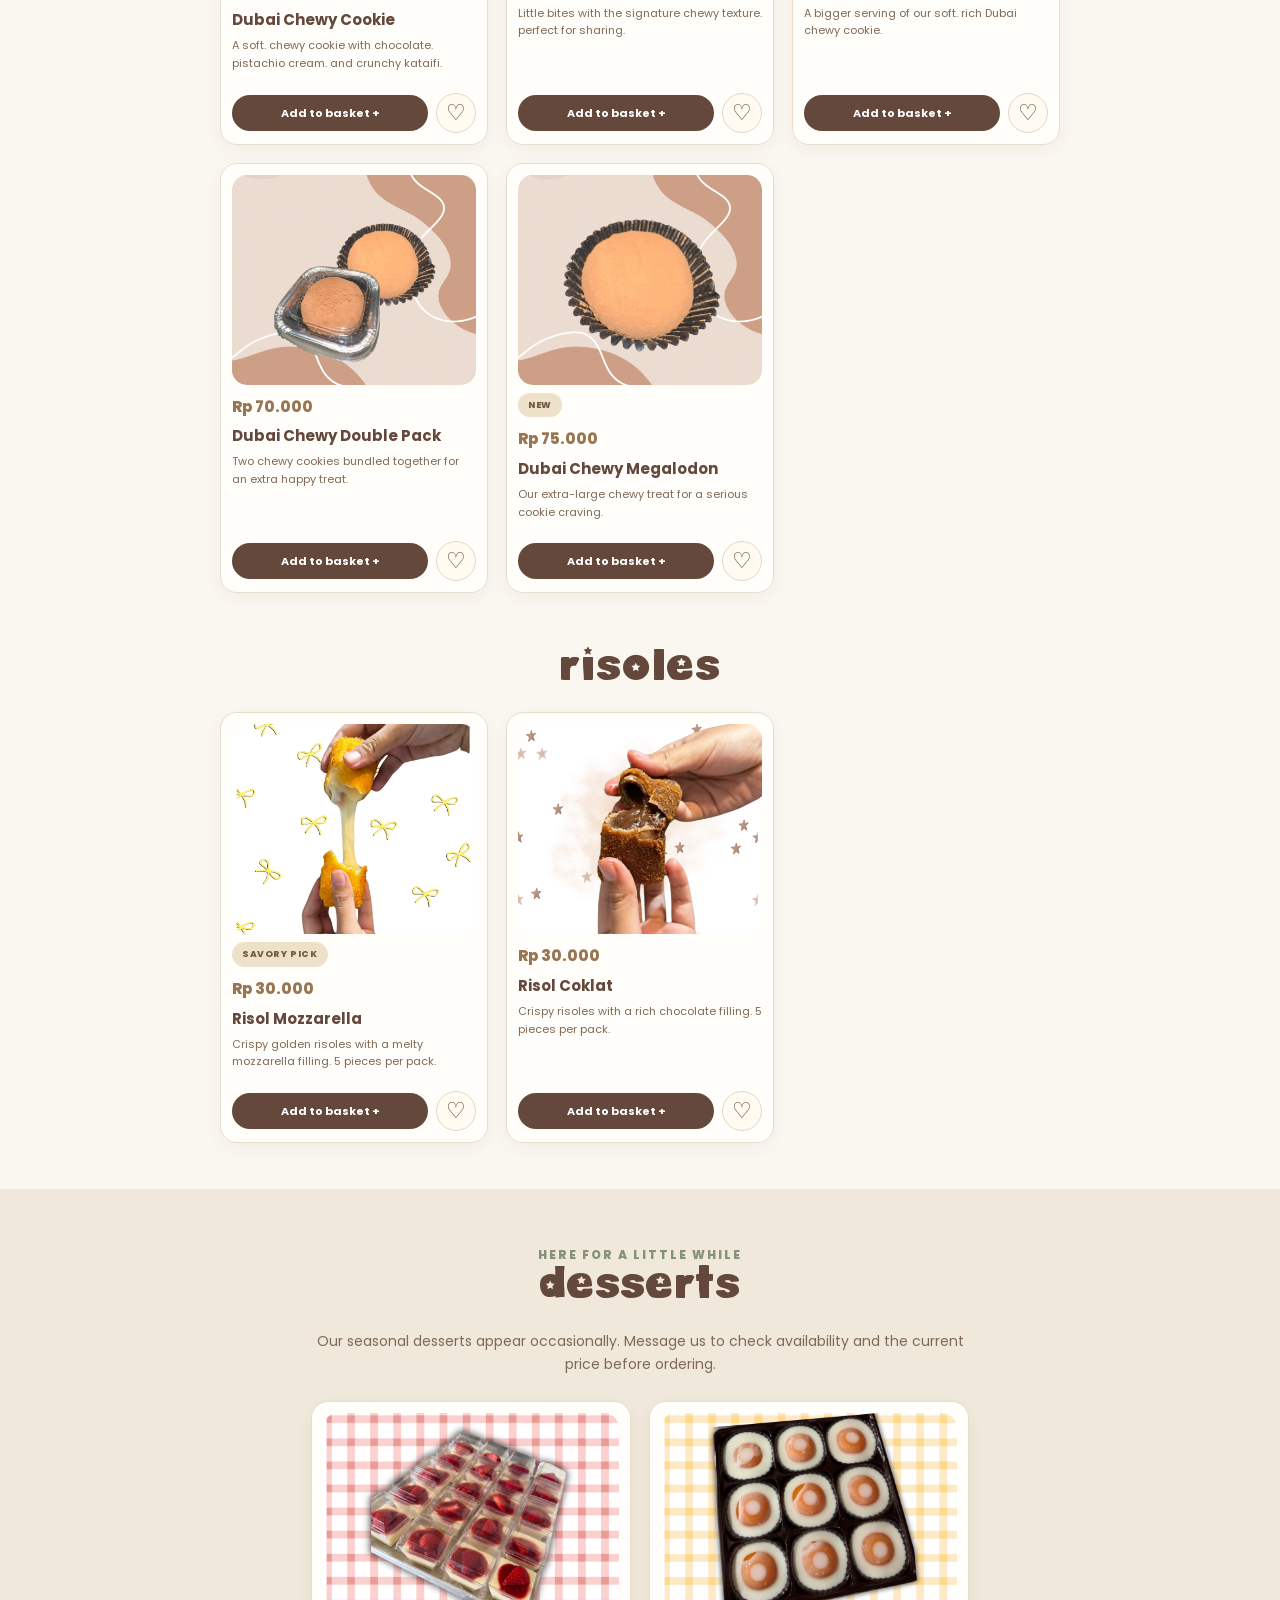
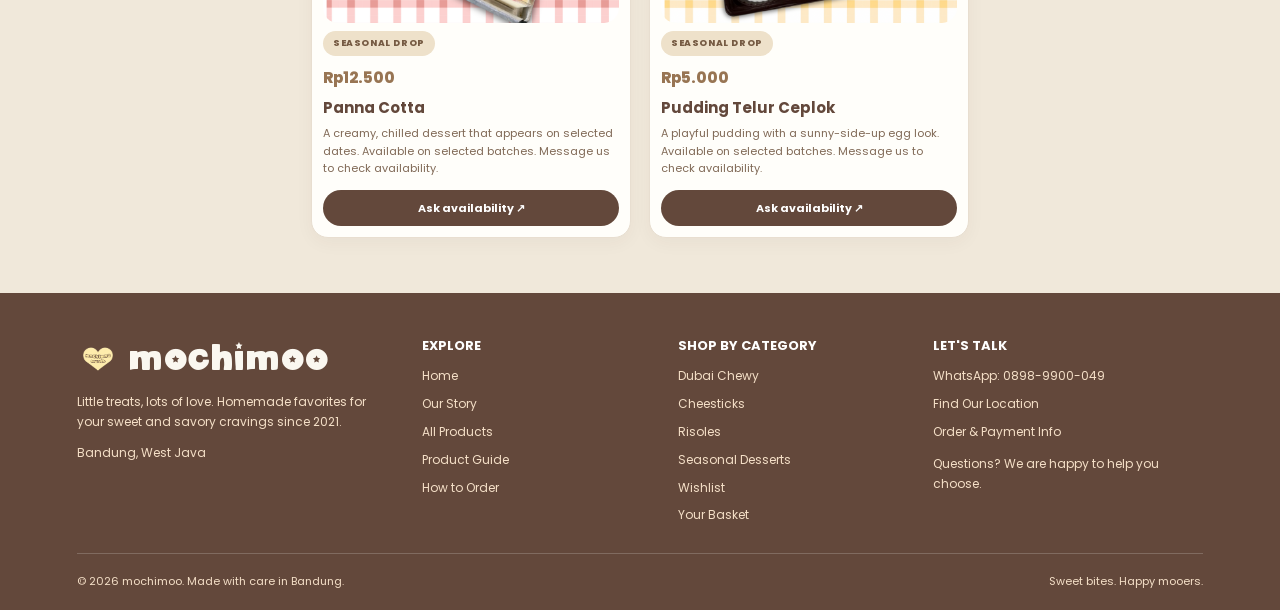
<file: products.html>
<!DOCTYPE html>
<html lang="en">
 <head>
  <meta charset="utf-8"/>
  <meta content="width=device-width,initial-scale=1" name="viewport"/>
  <meta content="#70452f" name="theme-color"/>
  <title>
   Products | mochimoo
  </title>
  <link href="design.css" rel="stylesheet"/>
 </head>
 <body>
  <header class="header">
   <a aria-label="Mochimoo Home" class="brand" href="index.html">
    <img alt="mochimoo logo" src="images/logo.png"/>
    <span class="cute-font">
     mochimoo
    </span>
   </a>
   <div class="header-icons">
    <a aria-label="Mooer profile" class="profile-link" href="profile.html">
     <img alt="Profile" src="images/profile.png"/>
    </a>
    <a aria-label="Open basket" class="basket-link" href="basket.html">
     <img alt="Basket" src="images/basket.png"/>
     <span class="cart-count" data-cart-count="">
      0
     </span>
    </a>
   </div>
  </header>
  <nav class="navbar">
   <a href="index.html">
    Home
   </a>
   <a href="about.html">
    About Us
   </a>
   <div class="dropdown">
    <a class="dropbtn" href="products.html">
     Products &dtrif;
    </a>
    <div class="dropdown-content">
     <a href="products.html#cheesticks">
      Cheesticks
     </a>
     <a href="products.html#dubai-chewy">
      Dubai Chewy
     </a>
     <a href="products.html#risoles">
      Risoles
     </a>
     <a href="products.html#desserts">
      Desserts
     </a>
    </div>
   </div>
   <a href="description.html">
    Description
   </a>
   <a href="service.html">
    Service
   </a>
  </nav>
  <section class="products-header">
   <img alt="Bread illustration" class="bread" src="images/bread.png"/>
   <span class="eyebrow">
    Fresh from our little kitchen
   </span>
   <h1 class="cute-font">
    The mochimoo menu
   </h1>
   <p>
    Choose your treat, add it to your basket, and send your order to us through WhatsApp. All product photos use a square frame for a tidy menu.
   </p>
   <div class="btn-row" style="justify-content:center">
    <a class="btn secondary" href="#cheesticks">
     Cheesticks
    </a>
    <a class="btn secondary" href="#dubai-chewy">
     Dubai Chewy
    </a>
    <a class="btn secondary" href="#risoles">
     Risoles
    </a>
    <a class="btn secondary" href="#desserts">
     Desserts
    </a>
   </div>
  </section>
  <section aria-label="Search and filter products" class="shop-tools">
   <label class="shop-search-label" for="product-search">
    Find your treat
   </label>
   <input autocomplete="off" id="product-search" placeholder="Search cookies, cheesticks, risoles..." type="search"/>
   <div class="shop-filter-row">
    <button class="filter-chip active" data-filter="all" type="button">
     All treats
    </button>
    <button class="filter-chip" data-filter="cheesticks" type="button">
     Cheesticks
    </button>
    <button class="filter-chip" data-filter="dubai-chewy" type="button">
     Dubai Chewy
    </button>
    <button class="filter-chip" data-filter="risoles" type="button">
     Risoles
    </button>
    <button class="filter-chip" data-filter="desserts" type="button">
     Desserts
    </button>
   </div>
   <p aria-live="polite" class="muted" id="product-results-count">
   </p>
  </section>
  <section class="product-category" id="cheesticks">
   <h2 class="category-title cute-font">
    Cheesticks
   </h2>
   <div class="product-grid">
    <article class="product-detail-card" data-desc="Golden. crispy pastry with a savory cheese filling. A classic snack for sharing." data-id="cheesticks-regular" data-image="images/cheesticks-regular.png" data-name="Cheesticks Regular" data-price="75000" data-unit="pack">
     <div class="product-image-frame">
      <img alt="Cheesticks Regular" loading="lazy" src="images/cheesticks-regular.png"/>
     </div>
     <span class="badge-label">
      BESTSELLER
     </span>
     <p class="product-price">
      Rp 75.000
     </p>
     <h3 class="product-card-title">
      Cheesticks Regular
     </h3>
     <p class="product-desc">
      Golden. crispy pastry with a savory cheese filling. A classic snack for sharing.
     </p>
     <button class="order-btn add-to-cart" type="button">
      Add to basket +
     </button>
    </article>
    <article class="product-detail-card" data-desc="A smaller pack when you want to try our signature crunch." data-id="cheesticks-tester" data-image="images/cheesticks-tester.png" data-name="Cheesticks Tester" data-price="25000" data-unit="pack">
     <div class="product-image-frame">
      <img alt="Cheesticks Tester" loading="lazy" src="images/cheesticks-tester.png"/>
     </div>
     <p class="product-price">
      Rp 25.000
     </p>
     <h3 class="product-card-title">
      Cheesticks Tester
     </h3>
     <p class="product-desc">
      A smaller pack when you want to try our signature crunch.
     </p>
     <button class="order-btn add-to-cart" type="button">
      Add to basket +
     </button>
    </article>
    <article class="product-detail-card" data-desc="Crunchy cheesticks served with Nutella for a sweet chocolate dip." data-id="cheesticks-nutella" data-image="images/cheesticks-nutella.png" data-name="Cheesticks with Nutella" data-price="125000" data-unit="pack">
     <div class="product-image-frame">
      <img alt="Cheesticks with Nutella" loading="lazy" src="images/cheesticks-nutella.png"/>
     </div>
     <span class="badge-label">
      TREAT YOURSELF
     </span>
     <p class="product-price">
      Rp 125.000
     </p>
     <h3 class="product-card-title">
      Cheesticks with Nutella
     </h3>
     <p class="product-desc">
      Crunchy cheesticks served with Nutella for a sweet chocolate dip.
     </p>
     <button class="order-btn add-to-cart" type="button">
      Add to basket +
     </button>
    </article>
   </div>
  </section>
  <section class="product-category" id="dubai-chewy">
   <h2 class="category-title cute-font">
    Dubai Chewy Cookies
   </h2>
   <div class="product-grid">
    <article class="product-detail-card" data-desc="A soft. chewy cookie with chocolate. pistachio cream. and crunchy kataifi." data-id="dubai-chewy-normal" data-image="images/dubai-chewy-cookie.png" data-name="Dubai Chewy Cookie" data-price="37000" data-unit="pcs">
     <div class="product-image-frame">
      <img alt="Dubai Chewy Cookie" loading="lazy" src="images/dubai-chewy-cookie.png"/>
     </div>
     <span class="badge-label">
      BEST PICK
     </span>
     <p class="product-price">
      Rp 37.000
     </p>
     <h3 class="product-card-title">
      Dubai Chewy Cookie
     </h3>
     <p class="product-desc">
      A soft. chewy cookie with chocolate. pistachio cream. and crunchy kataifi.
     </p>
     <button class="order-btn add-to-cart" type="button">
      Add to basket +
     </button>
    </article>
    <article class="product-detail-card" data-desc="Little bites with the signature chewy texture. perfect for sharing." data-id="dubai-chewy-mini-bites" data-image="images/dubai-chewy-mini-bites.png" data-name="Dubai Chewy Mini Bites" data-price="20000" data-unit="pack">
     <div class="product-image-frame">
      <img alt="Dubai Chewy Mini Bites" loading="lazy" src="images/dubai-chewy-mini-bites.png"/>
     </div>
     <p class="product-price">
      Rp 20.000
     </p>
     <h3 class="product-card-title">
      Dubai Chewy Mini Bites
     </h3>
     <p class="product-desc">
      Little bites with the signature chewy texture. perfect for sharing.
     </p>
     <button class="order-btn add-to-cart" type="button">
      Add to basket +
     </button>
    </article>
    <article class="product-detail-card" data-desc="A bigger serving of our soft. rich Dubai chewy cookie." data-id="dubai-chewy-jumbo" data-image="images/dubai-chewy-jumbo.png" data-name="Dubai Chewy Jumbo" data-price="50000" data-unit="pcs">
     <div class="product-image-frame">
      <img alt="Dubai Chewy Jumbo" loading="lazy" src="images/dubai-chewy-jumbo.png"/>
     </div>
     <p class="product-price">
      Rp 50.000
     </p>
     <h3 class="product-card-title">
      Dubai Chewy Jumbo
     </h3>
     <p class="product-desc">
      A bigger serving of our soft. rich Dubai chewy cookie.
     </p>
     <button class="order-btn add-to-cart" type="button">
      Add to basket +
     </button>
    </article>
    <article class="product-detail-card" data-desc="Two chewy cookies bundled together for an extra happy treat." data-id="dubai-chewy-double-pack" data-image="images/dubai-chewy-double-pack.png" data-name="Dubai Chewy Double Pack" data-price="70000" data-unit="pack">
     <div class="product-image-frame">
      <img alt="Dubai Chewy Double Pack" loading="lazy" src="images/dubai-chewy-double-pack.png"/>
     </div>
     <p class="product-price">
      Rp 70.000
     </p>
     <h3 class="product-card-title">
      Dubai Chewy Double Pack
     </h3>
     <p class="product-desc">
      Two chewy cookies bundled together for an extra happy treat.
     </p>
     <button class="order-btn add-to-cart" type="button">
      Add to basket +
     </button>
    </article>
    <article class="product-detail-card" data-desc="Our extra-large chewy treat for a serious cookie craving." data-id="dubai-chewy-megalodon" data-image="images/dubai-chewy-megalodon.png" data-name="Dubai Chewy Megalodon" data-price="75000" data-unit="pcs">
     <div class="product-image-frame">
      <img alt="Dubai Chewy Megalodon" loading="lazy" src="images/dubai-chewy-megalodon.png"/>
     </div>
     <span class="badge-label">
      NEW
     </span>
     <p class="product-price">
      Rp 75.000
     </p>
     <h3 class="product-card-title">
      Dubai Chewy Megalodon
     </h3>
     <p class="product-desc">
      Our extra-large chewy treat for a serious cookie craving.
     </p>
     <button class="order-btn add-to-cart" type="button">
      Add to basket +
     </button>
    </article>
   </div>
  </section>
  <section class="product-category" id="risoles">
   <h2 class="category-title cute-font">
    Risoles
   </h2>
   <div class="product-grid">
    <article class="product-detail-card" data-desc="Crispy golden risoles with a melty mozzarella filling. 5 pieces per pack." data-id="risol-mozzarella" data-image="images/risol-mozzarella.png" data-name="Risol Mozzarella" data-price="30000" data-unit="pack">
     <div class="product-image-frame">
      <img alt="Risol Mozzarella" loading="lazy" src="images/risol-mozzarella.png"/>
     </div>
     <span class="badge-label">
      SAVORY PICK
     </span>
     <p class="product-price">
      Rp 30.000
     </p>
     <h3 class="product-card-title">
      Risol Mozzarella
     </h3>
     <p class="product-desc">
      Crispy golden risoles with a melty mozzarella filling. 5 pieces per pack.
     </p>
     <button class="order-btn add-to-cart" type="button">
      Add to basket +
     </button>
    </article>
    <article class="product-detail-card" data-desc="Crispy risoles with a rich chocolate filling. 5 pieces per pack." data-id="risol-coklat" data-image="images/risol-coklat.png" data-name="Risol Coklat" data-price="30000" data-unit="pack">
     <div class="product-image-frame">
      <img alt="Risol Coklat" loading="lazy" src="images/risol-coklat.png"/>
     </div>
     <p class="product-price">
      Rp 30.000
     </p>
     <h3 class="product-card-title">
      Risol Coklat
     </h3>
     <p class="product-desc">
      Crispy risoles with a rich chocolate filling. 5 pieces per pack.
     </p>
     <button class="order-btn add-to-cart" type="button">
      Add to basket +
     </button>
    </article>
   </div>
  </section>
  <section class="product-category seasonal-category" data-category="desserts" id="desserts">
   <div class="seasonal-heading">
    <span class="eyebrow">
     Here for a little while
    </span>
    <h2 class="category-title cute-font">
     Desserts
    </h2>
    <p>
     Our seasonal desserts appear occasionally. Message us to check availability and the current price before ordering.
    </p>
   </div>
   <div class="product-grid seasonal-grid">
    <article class="product-detail-card seasonal-product" data-desc="A creamy, chilled panna cotta dessert available occasionally. Availability and price may change by batch." data-id="panna-cotta-seasonal" data-image="images/panna-cotta.png" data-name="Panna Cotta (Seasonal)" data-price="12500" data-unit="cup">
     <div class="product-image-frame">
      <img alt="Illustration of seasonal panna cotta dessert" loading="lazy" src="images/panna-cotta.png"/>
     </div>
     <span class="badge-label">
      SEASONAL DROP
     </span>
     <p class="product-price">
      Rp12.500
     </p>
     <h3 class="product-card-title">
      Panna Cotta
     </h3>
     <p class="product-desc">
      A creamy, chilled dessert that appears on selected dates. Available on selected batches. Message us to check availability.
     </p>
     <a class="order-btn ask-seasonal" href="https://wa.me/628989900049?text=Halo%20Mochimoo%2C%20apakah%20panna%20cotta%20sedang%20tersedia%3F%20Boleh%20info%20harga%20terbarunya%3F" rel="noopener" target="_blank">
      Ask availability &nearrow;
     </a>
    </article>
    <article class="product-detail-card seasonal-product" data-desc="A playful egg-shaped pudding dessert available occasionally. Availability and price may change by batch." data-id="pudding-telur-ceplok-seasonal" data-image="images/pudding-telur-ceplok.png" data-name="Pudding Telur Ceplok (Seasonal)" data-price="5000" data-unit="cup">
     <div class="product-image-frame">
      <img alt="Illustration of pudding shaped like a sunny-side-up egg" loading="lazy" src="images/pudding-telur-ceplok.png"/>
     </div>
     <span class="badge-label">
      SEASONAL DROP
     </span>
     <p class="product-price">
      Rp5.000
     </p>
     <h3 class="product-card-title">
      Pudding Telur Ceplok
     </h3>
     <p class="product-desc">
      A playful pudding with a sunny-side-up egg look. Available on selected batches. Message us to check availability.
     </p>
     <a class="order-btn ask-seasonal" href="https://wa.me/628989900049?text=Halo%20Mochimoo%2C%20apakah%20pudding%20telur%20ceplok%20sedang%20tersedia%3F%20Boleh%20info%20harga%20terbarunya%3F" rel="noopener" target="_blank">
      Ask availability &nearrow;
     </a>
    </article>
   </div>
  </section>
  <footer class="site-footer">
   <div class="footer-main">
    <div>
     <div class="footer-brand">
      <img alt="" src="images/logo.png"/>
      <span class="cute-font">
       mochimoo
      </span>
     </div>
     <p>
      Little treats, lots of love. Homemade favorites for your sweet and savory cravings since 2021.
     </p>
     <p style="margin-top:12px">
      Bandung, West Java
     </p>
    </div>
    <div>
     <h3>
      EXPLORE
     </h3>
     <div class="footer-links">
      <a href="index.html">
       Home
      </a>
      <a href="about.html">
       Our Story
      </a>
      <a href="products.html">
       All Products
      </a>
      <a href="description.html">
       Product Guide
      </a>
      <a href="service.html">
       How to Order
      </a>
     </div>
    </div>
    <div>
     <h3>
      SHOP BY CATEGORY
     </h3>
     <div class="footer-links">
      <a href="products.html#dubai-chewy">
       Dubai Chewy
      </a>
      <a href="products.html#cheesticks">
       Cheesticks
      </a>
      <a href="products.html#risoles">
       Risoles
      </a>
      <a href="products.html#desserts">
       Seasonal Desserts
      </a>
      <a href="wishlist.html">
       Wishlist
      </a>
      <a href="basket.html">
       Your Basket
      </a>
     </div>
    </div>
    <div>
     <h3>
      LET'S TALK
     </h3>
     <div class="footer-links">
      <a href="https://wa.me/628989900049" rel="noopener" target="_blank">
       WhatsApp: 0898-9900-049
      </a>
      <a href="about.html#find-us">
       Find Our Location
      </a>
      <a href="service.html">
       Order &amp; Payment Info
      </a>
     </div>
     <p style="margin-top:12px">
      Questions? We are happy to help you choose.
     </p>
    </div>
   </div>
   <div class="footer-bottom">
    <p>
     &copy; 2026 mochimoo. Made with care in Bandung.
    </p>
    <p>
     Sweet bites. Happy mooers.
    </p>
   </div>
  </footer>
  <div class="toast" id="toast" role="status">
  </div>
  <script src="site.js">
  </script>
 </body>
</html>
</file>
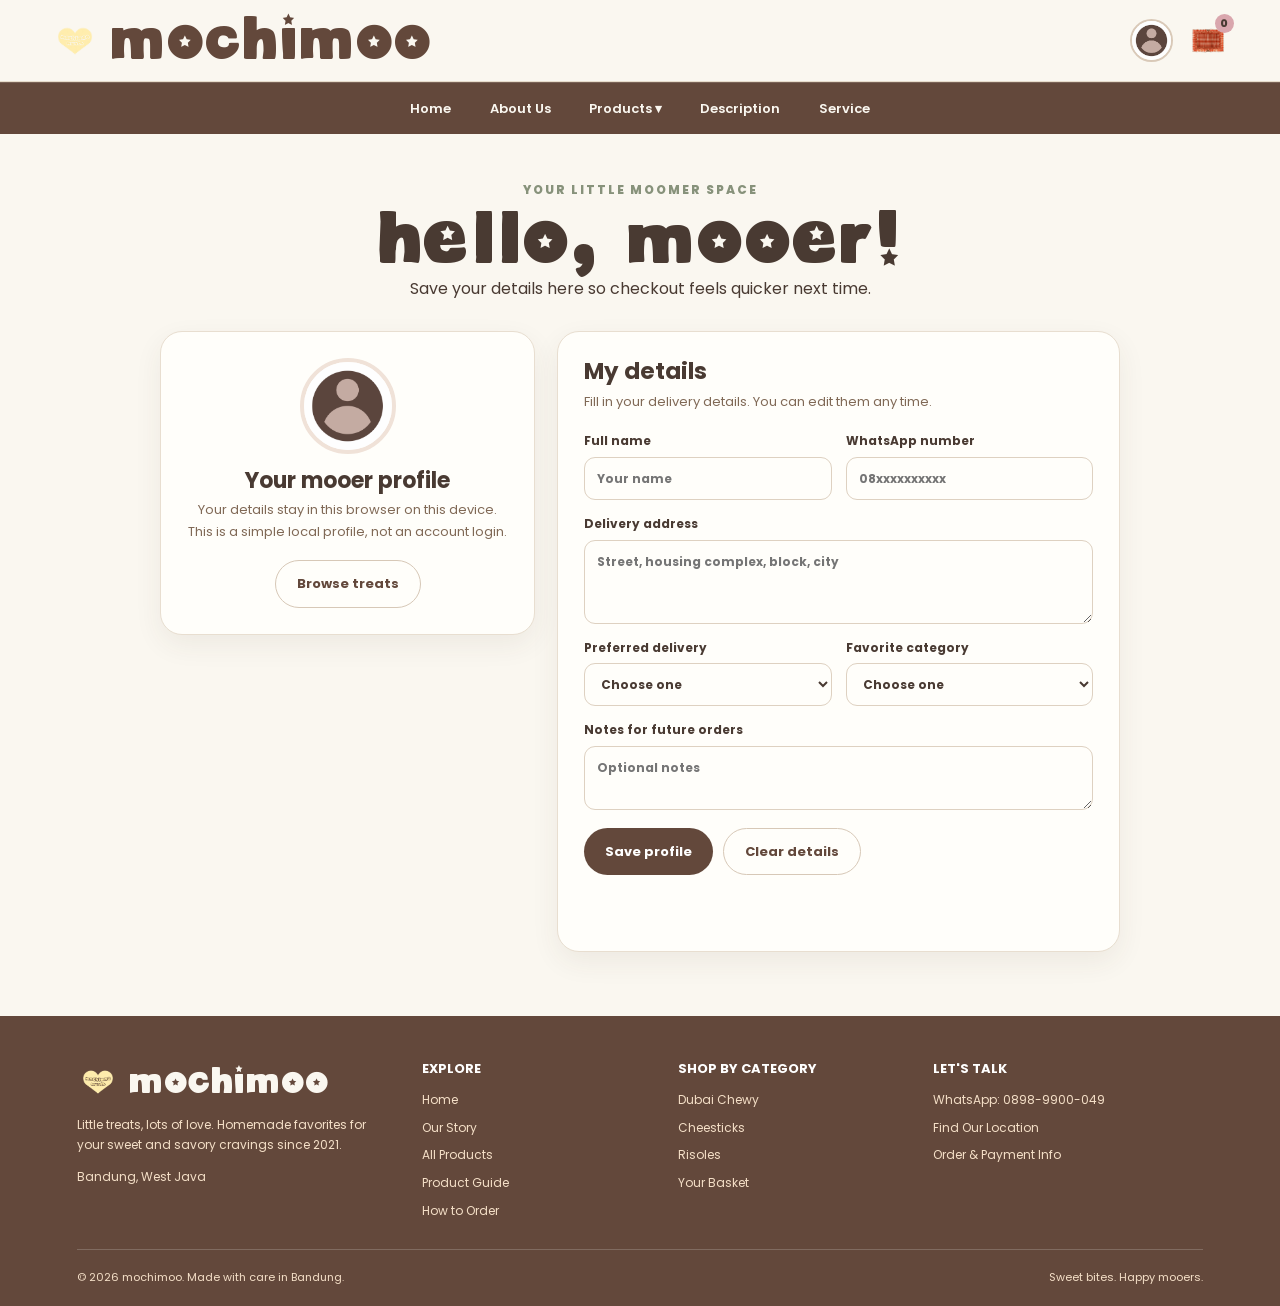
<file: profile.html>
<!DOCTYPE html>
<html lang="en">
 <head>
  <meta charset="utf-8"/>
  <meta content="width=device-width,initial-scale=1" name="viewport"/>
  <meta content="#63483b" name="theme-color"/>
  <title>
   Mooer Profile | mochimoo
  </title>
  <link href="design.css" rel="stylesheet"/>
 </head>
 <body>
  <header class="header">
   <a aria-label="Mochimoo Home" class="brand" href="index.html">
    <img alt="Mochimoo logo" src="images/logo.png"/>
    <span class="cute-font">
     mochimoo
    </span>
   </a>
   <div class="header-icons">
    <a aria-label="Mooer profile" class="profile-link" href="profile.html">
     <img alt="Profile" src="images/profile.png"/>
    </a>
    <a aria-label="Open basket" class="basket-link" href="basket.html">
     <img alt="Basket" src="images/basket.png"/>
     <span class="cart-count" data-cart-count="">
      0
     </span>
    </a>
   </div>
  </header>
  <nav class="navbar">
   <a href="index.html">
    Home
   </a>
   <a href="about.html">
    About Us
   </a>
   <div class="dropdown">
    <a class="dropbtn" href="products.html">
     Products &dtrif;
    </a>
    <div class="dropdown-content">
     <a href="products.html#cheesticks">
      Cheesticks
     </a>
     <a href="products.html#dubai-chewy">
      Dubai Chewy
     </a>
     <a href="products.html#risoles">
      Risoles
     </a>
    </div>
   </div>
   <a href="description.html">
    Description
   </a>
   <a href="service.html">
    Service
   </a>
  </nav>
  <main class="profile-page">
   <div class="profile-intro">
    <span class="eyebrow">
     YOUR LITTLE MOOMER SPACE
    </span>
    <h1 class="cute-font">
     Hello, mooer!
    </h1>
    <p>
     Save your details here so checkout feels quicker next time.
    </p>
   </div>
   <div class="profile-layout">
    <section class="profile-welcome">
     <img alt="Mooer profile avatar" class="profile-avatar" src="images/profile.png"/>
     <h2 id="profile-greeting">
      Your mooer profile
     </h2>
     <p>
      Your details stay in this browser on this device. This is a simple local profile, not an account login.
     </p>
     <p style="margin-top:18px">
      <a class="btn secondary" href="products.html">
       Browse treats
      </a>
     </p>
    </section>
    <section class="profile-form-card">
     <h2>
      My details
     </h2>
     <p>
      Fill in your delivery details. You can edit them any time.
     </p>
     <form class="profile-form" id="profile-form">
      <label>
       Full name
       <input autocomplete="name" name="name" placeholder="Your name" required=""/>
      </label>
      <label>
       WhatsApp number
       <input autocomplete="tel" name="phone" placeholder="08xxxxxxxxxx" type="tel"/>
      </label>
      <label class="full">
       Delivery address
       <textarea autocomplete="street-address" name="address" placeholder="Street, housing complex, block, city" rows="3"></textarea>
      </label>
      <label>
       Preferred delivery
       <select name="delivery">
        <option value="">
         Choose one
        </option>
        <option>
         Pickup
        </option>
        <option>
         Delivery
        </option>
       </select>
      </label>
      <label>
       Favorite category
       <select name="favorite">
        <option value="">
         Choose one
        </option>
        <option>
         Dubai Chewy
        </option>
        <option>
         Cheesticks
        </option>
        <option>
         Risoles
        </option>
        <option>
         Desserts
        </option>
       </select>
      </label>
      <label class="full">
       Notes for future orders
       <textarea name="notes" placeholder="Optional notes" rows="2"></textarea>
      </label>
     </form>
     <div class="profile-actions">
      <button class="btn" id="save-profile" type="button">
       Save profile
      </button>
      <button class="btn secondary" id="clear-profile" type="button">
       Clear details
      </button>
     </div>
     <p class="profile-status" id="profile-status" role="status">
     </p>
    </section>
   </div>
  </main>
  <footer class="site-footer">
   <div class="footer-main">
    <div>
     <div class="footer-brand">
      <img alt="" src="images/logo.png"/>
      <span class="cute-font">
       mochimoo
      </span>
     </div>
     <p>
      Little treats, lots of love. Homemade favorites for your sweet and savory cravings since 2021.
     </p>
     <p style="margin-top:12px">
      Bandung, West Java
     </p>
    </div>
    <div>
     <h3>
      EXPLORE
     </h3>
     <div class="footer-links">
      <a href="index.html">
       Home
      </a>
      <a href="about.html">
       Our Story
      </a>
      <a href="products.html">
       All Products
      </a>
      <a href="description.html">
       Product Guide
      </a>
      <a href="service.html">
       How to Order
      </a>
     </div>
    </div>
    <div>
     <h3>
      SHOP BY CATEGORY
     </h3>
     <div class="footer-links">
      <a href="products.html#dubai-chewy">
       Dubai Chewy
      </a>
      <a href="products.html#cheesticks">
       Cheesticks
      </a>
      <a href="products.html#risoles">
       Risoles
      </a>
      <a href="basket.html">
       Your Basket
      </a>
     </div>
    </div>
    <div>
     <h3>
      LET'S TALK
     </h3>
     <div class="footer-links">
      <a href="https://wa.me/628989900049" rel="noopener" target="_blank">
       WhatsApp: 0898-9900-049
      </a>
      <a href="about.html#find-us">
       Find Our Location
      </a>
      <a href="service.html">
       Order &amp; Payment Info
      </a>
     </div>
    </div>
   </div>
   <div class="footer-bottom">
    <p>
     &copy; 2026 mochimoo. Made with care in Bandung.
    </p>
    <p>
     Sweet bites. Happy mooers.
    </p>
   </div>
  </footer>
  <div class="toast" id="toast" role="status">
  </div>
  <script src="site.js">
  </script>
  <script>
   (()=>{const key='mochimoo_profile_v1',form=document.getElementById('profile-form'),status=document.getElementById('profile-status'),greeting=document.getElementById('profile-greeting');function load(){let d={};try{d=JSON.parse(localStorage.getItem(key)||'{}')}catch(e){};Object.keys(d).forEach(k=>{if(form.elements[k])form.elements[k].value=d[k]});greeting.textContent=d.name?`Hi, ${d.name}!`:'Your mooer profile'}function save(){const d={};new FormData(form).forEach((v,k)=>d[k]=String(v).trim());localStorage.setItem(key,JSON.stringify(d));greeting.textContent=d.name?`Hi, ${d.name}!`:'Your mooer profile';status.textContent='Profile saved on this device.'}document.getElementById('save-profile').addEventListener('click',()=>{if(!form.reportValidity())return;save()});document.getElementById('clear-profile').addEventListener('click',()=>{localStorage.removeItem(key);form.reset();greeting.textContent='Your mooer profile';status.textContent='Saved details cleared from this browser.'});load()})();
  </script>
 </body>
</html>
</file>
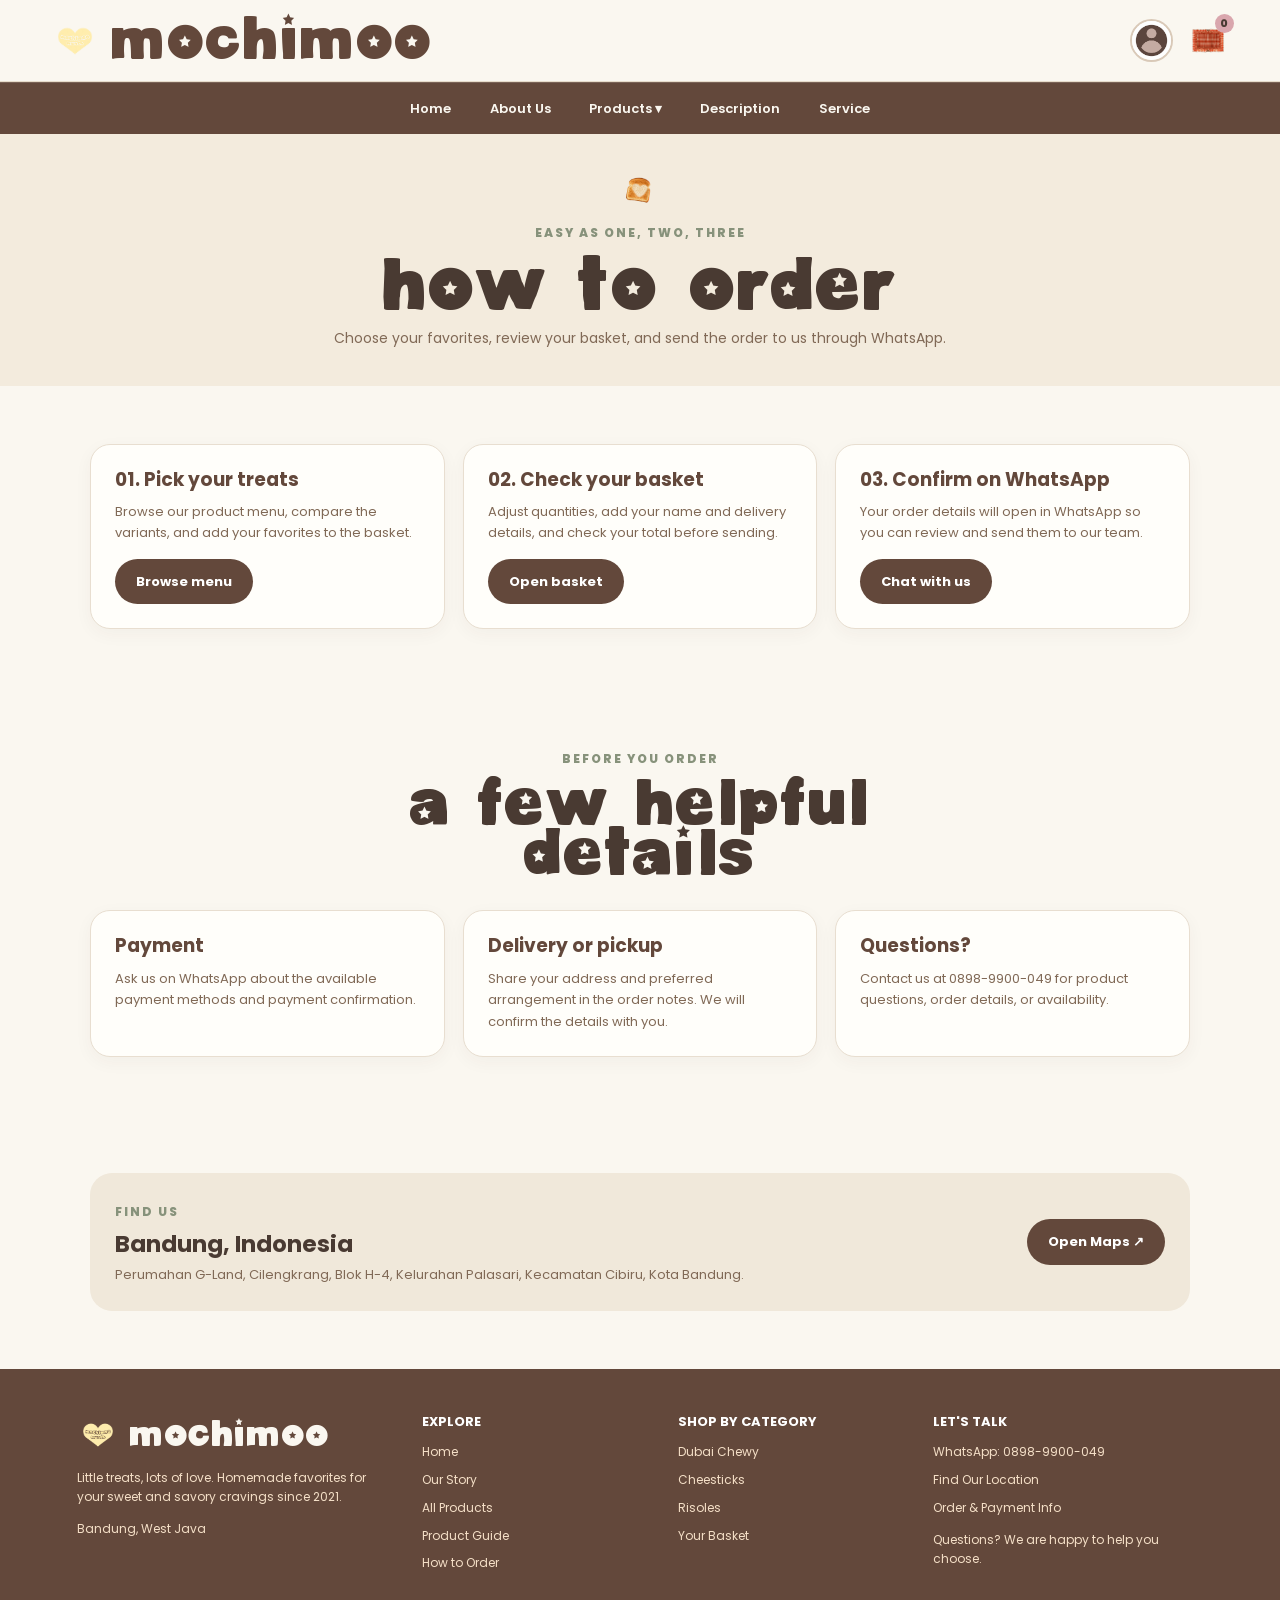
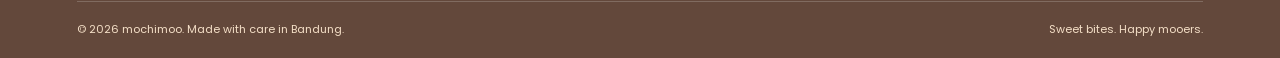
<file: service.html>
<!DOCTYPE html>
<html lang="en">
 <head>
  <meta charset="utf-8"/>
  <meta content="width=device-width,initial-scale=1" name="viewport"/>
  <meta content="#70452f" name="theme-color"/>
  <title>
   Service | mochimoo
  </title>
  <link href="design.css" rel="stylesheet"/>
 </head>
 <body>
  <header class="header">
   <a aria-label="Mochimoo Home" class="brand" href="index.html">
    <img alt="mochimoo logo" src="images/logo.png"/>
    <span class="cute-font">
     mochimoo
    </span>
   </a>
   <div class="header-icons">
    <a aria-label="Mooer profile" class="profile-link" href="profile.html">
     <img alt="Profile" src="images/profile.png"/>
    </a>
    <a aria-label="Open basket" class="basket-link" href="basket.html">
     <img alt="Basket" src="images/basket.png"/>
     <span class="cart-count" data-cart-count="">
      0
     </span>
    </a>
   </div>
  </header>
  <nav class="navbar">
   <a href="index.html">
    Home
   </a>
   <a href="about.html">
    About Us
   </a>
   <div class="dropdown">
    <a class="dropbtn" href="products.html">
     Products &dtrif;
    </a>
    <div class="dropdown-content">
     <a href="products.html#cheesticks">
      Cheesticks
     </a>
     <a href="products.html#dubai-chewy">
      Dubai Chewy
     </a>
     <a href="products.html#risoles">
      Risoles
     </a>
     <a href="products.html#desserts">
      Desserts
     </a>
    </div>
   </div>
   <a href="description.html">
    Description
   </a>
   <a href="service.html">
    Service
   </a>
  </nav>
  <section class="products-header">
   <img alt="" class="bread" src="images/bread.png"/>
   <span class="eyebrow">
    Easy as one, two, three
   </span>
   <h1 class="cute-font">
    How to order
   </h1>
   <p>
    Choose your favorites, review your basket, and send the order to us through WhatsApp.
   </p>
  </section>
  <section class="section">
   <div class="info-cards">
    <div class="info-card">
     <h3>
      01. Pick your treats
     </h3>
     <p>
      Browse our product menu, compare the variants, and add your favorites to the basket.
     </p>
     <a class="btn" href="products.html" style="margin-top:15px">
      Browse menu
     </a>
    </div>
    <div class="info-card">
     <h3>
      02. Check your basket
     </h3>
     <p>
      Adjust quantities, add your name and delivery details, and check your total before sending.
     </p>
     <a class="btn" href="basket.html" style="margin-top:15px">
      Open basket
     </a>
    </div>
    <div class="info-card">
     <h3>
      03. Confirm on WhatsApp
     </h3>
     <p>
      Your order details will open in WhatsApp so you can review and send them to our team.
     </p>
     <a class="btn" href="https://wa.me/628989900049" rel="noopener" style="margin-top:15px" target="_blank">
      Chat with us
     </a>
    </div>
   </div>
  </section>
  <section class="section" style="background:#fff9ed">
   <div class="section-heading">
    <span class="eyebrow">
     Before you order
    </span>
    <h2 class="cute-font">
     A few helpful details
    </h2>
   </div>
   <div class="info-cards">
    <div class="info-card">
     <h3>
      Payment
     </h3>
     <p>
      Ask us on WhatsApp about the available payment methods and payment confirmation.
     </p>
    </div>
    <div class="info-card">
     <h3>
      Delivery or pickup
     </h3>
     <p>
      Share your address and preferred arrangement in the order notes. We will confirm the details with you.
     </p>
    </div>
    <div class="info-card">
     <h3>
      Questions?
     </h3>
     <p>
      Contact us at 0898-9900-049 for product questions, order details, or availability.
     </p>
    </div>
   </div>
  </section>
  <section class="section">
   <div class="find-us">
    <div>
     <span class="eyebrow">
      Find us
     </span>
     <h2 style="font-size:23px;margin:6px 0">
      Bandung, Indonesia
     </h2>
     <p>
      Perumahan G-Land, Cilengkrang, Blok H-4, Kelurahan Palasari, Kecamatan Cibiru, Kota Bandung.
     </p>
    </div>
    <a class="btn" href="https://www.google.com/maps/search/?api=1&amp;query=Perumahan+G-Land+Cilengkrang+Blok+H-4+Palasari+Cibiru+Bandung" rel="noopener" target="_blank">
     Open Maps &nearrow;
    </a>
   </div>
  </section>
  <footer class="site-footer">
   <div class="footer-main">
    <div>
     <div class="footer-brand">
      <img alt="" src="images/logo.png"/>
      <span class="cute-font">
       mochimoo
      </span>
     </div>
     <p>
      Little treats, lots of love. Homemade favorites for your sweet and savory cravings since 2021.
     </p>
     <p style="margin-top:12px">
      Bandung, West Java
     </p>
    </div>
    <div>
     <h3>
      EXPLORE
     </h3>
     <div class="footer-links">
      <a href="index.html">
       Home
      </a>
      <a href="about.html">
       Our Story
      </a>
      <a href="products.html">
       All Products
      </a>
      <a href="description.html">
       Product Guide
      </a>
      <a href="service.html">
       How to Order
      </a>
     </div>
    </div>
    <div>
     <h3>
      SHOP BY CATEGORY
     </h3>
     <div class="footer-links">
      <a href="products.html#dubai-chewy">
       Dubai Chewy
      </a>
      <a href="products.html#cheesticks">
       Cheesticks
      </a>
      <a href="products.html#risoles">
       Risoles
      </a>
      <a href="basket.html">
       Your Basket
      </a>
     </div>
    </div>
    <div>
     <h3>
      LET'S TALK
     </h3>
     <div class="footer-links">
      <a href="https://wa.me/628989900049" rel="noopener" target="_blank">
       WhatsApp: 0898-9900-049
      </a>
      <a href="about.html#find-us">
       Find Our Location
      </a>
      <a href="service.html">
       Order &amp; Payment Info
      </a>
     </div>
     <p style="margin-top:12px">
      Questions? We are happy to help you choose.
     </p>
    </div>
   </div>
   <div class="footer-bottom">
    <p>
     &copy; 2026 mochimoo. Made with care in Bandung.
    </p>
    <p>
     Sweet bites. Happy mooers.
    </p>
   </div>
  </footer>
  <div class="toast" id="toast" role="status">
  </div>
  <script src="site.js">
  </script>
 </body>
</html>
</file>
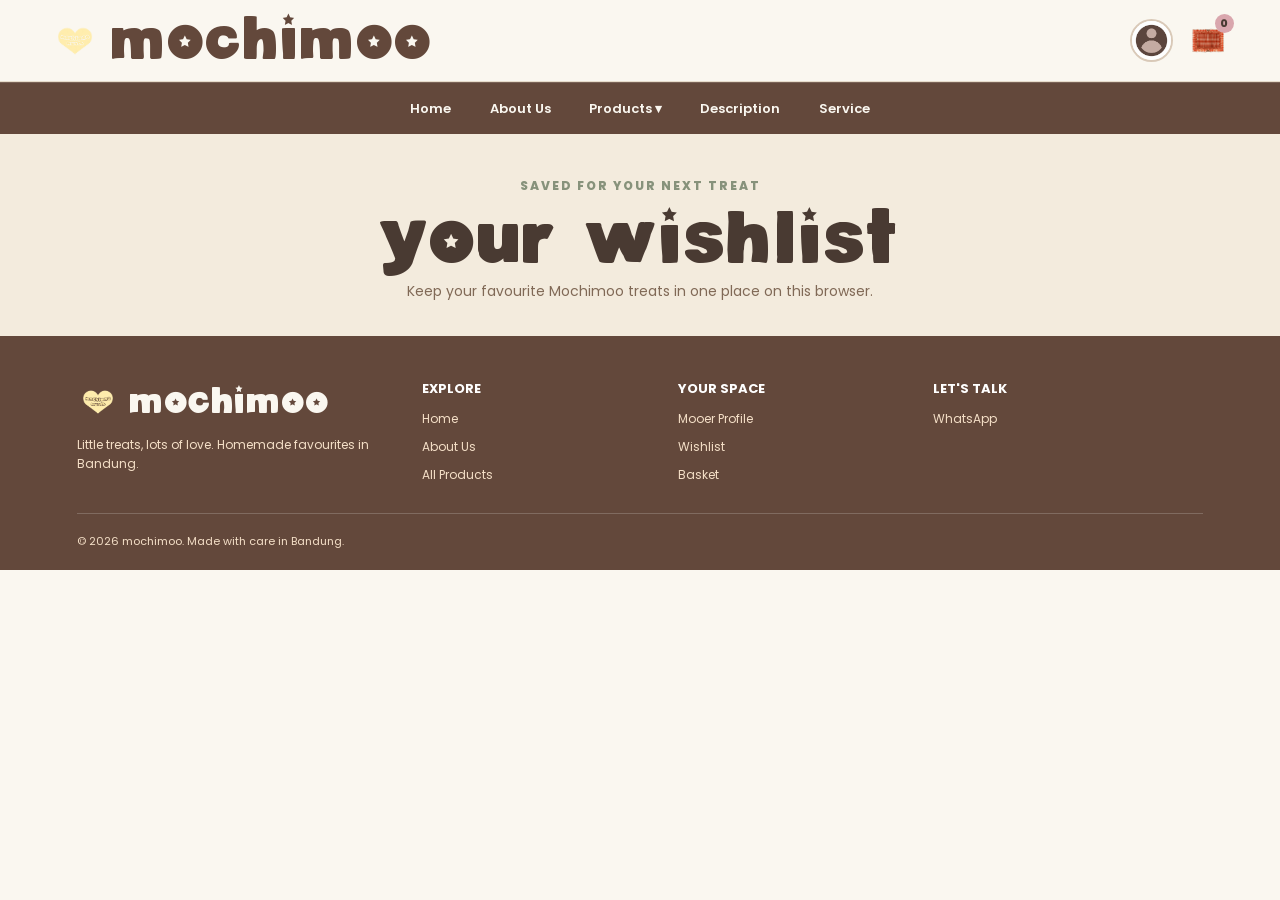
<file: wishlist.html>
<!DOCTYPE html>
<html lang="en">
 <head>
  <meta charset="utf-8"/>
  <meta content="width=device-width,initial-scale=1" name="viewport"/>
  <meta content="#63483b" name="theme-color"/>
  <title>
   Wishlist | mochimoo
  </title>
  <link href="design.css" rel="stylesheet"/>
 </head>
 <body>
  <header class="header">
   <a aria-label="Mochimoo Home" class="brand" href="index.html">
    <img alt="Mochimoo logo" src="images/logo.png"/>
    <span class="cute-font">
     mochimoo
    </span>
   </a>
   <div class="header-icons">
    <a aria-label="Mooer profile" class="profile-link" href="profile.html">
     <img alt="Profile" src="images/profile.png"/>
    </a>
    <a aria-label="Open basket" class="basket-link" href="basket.html">
     <img alt="Basket" src="images/basket.png"/>
     <span class="cart-count" data-cart-count="">
      0
     </span>
    </a>
   </div>
  </header>
  <nav class="navbar">
   <a href="index.html">
    Home
   </a>
   <a href="about.html">
    About Us
   </a>
   <div class="dropdown">
    <a class="dropbtn" href="products.html">
     Products &dtrif;
    </a>
    <div class="dropdown-content">
     <a href="products.html#cheesticks">
      Cheesticks
     </a>
     <a href="products.html#dubai-chewy">
      Dubai Chewy
     </a>
     <a href="products.html#risoles">
      Risoles
     </a>
     <a href="products.html#desserts">
      Desserts
     </a>
    </div>
   </div>
   <a href="description.html">
    Description
   </a>
   <a href="service.html">
    Service
   </a>
  </nav>
  <main class="wishlist-page">
   <div class="products-header">
    <span class="eyebrow">
     Saved for your next treat
    </span>
    <h1 class="cute-font">
     Your wishlist
    </h1>
    <p>
     Keep your favourite Mochimoo treats in one place on this browser.
    </p>
   </div>
   <section class="product-category">
    <div class="product-grid" id="wishlist-items">
    </div>
    <div class="empty-basket" id="wishlist-empty">
     <div class="wishlist-heart">
      ♡
     </div>
     <h3>
      No saved treats yet
     </h3>
     <p>
      Tap the heart on any product to save it here.
     </p>
     <a class="btn" href="products.html">
      Browse treats
     </a>
    </div>
   </section>
  </main>
  <footer class="site-footer">
   <div class="footer-main">
    <div>
     <div class="footer-brand">
      <img alt="" src="images/logo.png"/>
      <span class="cute-font">
       mochimoo
      </span>
     </div>
     <p>
      Little treats, lots of love. Homemade favourites in Bandung.
     </p>
    </div>
    <div>
     <h3>
      EXPLORE
     </h3>
     <div class="footer-links">
      <a href="index.html">
       Home
      </a>
      <a href="about.html">
       About Us
      </a>
      <a href="products.html">
       All Products
      </a>
     </div>
    </div>
    <div>
     <h3>
      YOUR SPACE
     </h3>
     <div class="footer-links">
      <a href="profile.html">
       Mooer Profile
      </a>
      <a href="wishlist.html">
       Wishlist
      </a>
      <a href="basket.html">
       Basket
      </a>
     </div>
    </div>
    <div>
     <h3>
      LET'S TALK
     </h3>
     <div class="footer-links">
      <a href="https://wa.me/628989900049" rel="noopener" target="_blank">
       WhatsApp
      </a>
     </div>
    </div>
   </div>
   <div class="footer-bottom">
    <p>
     &copy; 2026 mochimoo. Made with care in Bandung.
    </p>
   </div>
  </footer>
  <div class="toast" id="toast" role="status">
  </div>
  <script src="site.js">
  </script>
 </body>
</html>
</file>
<file: design.css>
@import url('https://fonts.googleapis.com/css2?family=Poppins:wght@400;500;600;700;800&display=swap');
@font-face {
    font-family:'DJB Cutouts Stars';
    src:url('fonts/DJB Cutouts-Stars.ttf') format('truetype');
    font-weight:bold
}
:root {
    --brown:#60483c;
    --brown2:#98724f;
    --cream:#f1e8d7;
    --cream2:#f7f3eb;
    --pink:#d9a6ad;
    --green:#7e8b73;
    --ink:#493a32;
    --white:#fffefa;
    --shadow:0 10px 28px rgba(72,54,42,.08)
}
* {
    box-sizing:border-box;
    margin:0;
    padding:0
}
html {
    scroll-behavior:smooth;
    scroll-padding-top:90px
}
body {
    font-family:Poppins,sans-serif;
    background:var(--cream2);
    color:var(--ink);
    line-height:1.65
}
img {
    max-width:100%;
    display:block
}
a {
    text-decoration:none;
    color:inherit
}
button,input,textarea,select {
    font:inherit
}
.cute-font {
    font-family:'DJB Cutouts Stars',Poppins,sans-serif
}
.header {
    height:82px;
    padding:10px clamp(18px,5vw,76px);
    display:flex;
    align-items:center;
    justify-content:space-between;
    background:var(--brown);
    color:var(--cream);
    position:relative;
    z-index:10
}
.brand {
    display:flex;
    align-items:center;
    gap:10px
}
.brand img {
    width:48px;
    height:48px;
    object-fit:contain
}
.brand span {
    font-size:30px
}
.header-icons {
    display:flex;
    align-items:center;
    gap:16px
}
.profile-link {
    display:block;
    width:43px;
    height:43px;
    border:2px solid var(--cream);
    border-radius:50%;
    overflow:hidden
}
.profile-link img {
    width:100%;
    height:100%;
    object-fit:cover
}
.basket-link {
    position:relative;
    width:43px;
    height:43px;
    display:grid;
    place-items:center
}
.basket-link img {
    width:42px;
    height:42px;
    object-fit:contain
}
.cart-count {
    position:absolute;
    right:-5px;
    top:-5px;
    background:var(--pink);
    color:var(--brown);
    border-radius:99px;
    min-width:19px;
    height:19px;
    font-size:11px;
    font-weight:800;
    display:grid;
    place-items:center;
    padding:0 4px
}
.navbar {
    display:flex;
    justify-content:center;
    align-items:center;
    gap:clamp(16px,3vw,42px);
    padding:15px 20px;
    background:var(--brown);
    color:var(--cream);
    border-top:1px solid #ffffff25;
    position:sticky;
    top:0;
    z-index:9
}
.navbar>a,.dropbtn {
    font-size:13px;
    font-weight:600;
    transition:color .2s
}
.navbar a:hover {
    color:#d9bda0
}
.dropdown {
    position:relative
}
.dropbtn {
    display:block
}
.dropdown-content {
    display:none;
    position:absolute;
    top:100%;
    left:50%;
    transform:translateX(-50%);
    min-width:175px;
    background:white;
    color:var(--brown);
    padding:8px;
    border-radius:14px;
    box-shadow:var(--shadow)
}
.dropdown:hover .dropdown-content,.dropdown:focus-within .dropdown-content {
    display:block
}
.dropdown-content a {
    display:block;
    padding:9px 12px;
    border-radius:8px;
    font-size:13px
}
.dropdown-content a:hover {
    background:var(--cream)
}
.hero {
    padding:20px clamp(14px,4vw,60px) 0;
    background:var(--cream);
}
.hero-banner {
    width:100%;
    max-width:1400px;
    height:clamp(145px,24vw,260px);
    object-fit:cover;
    border-radius:22px;
    margin:auto;
    box-shadow:var(--shadow)
}
.hero-copy {
    max-width:1200px;
    margin:auto;
    padding:54px 22px 58px;
    display:grid;
    grid-template-columns:1.05fr .95fr;
    gap:36px;
    align-items:center
}
.eyebrow {
    font-size:12px;
    letter-spacing:2px;
    text-transform:uppercase;
    font-weight:800;
    color:var(--green)
}
h1,h2,h3 {
    line-height:1.2
}
.hero-copy h1 {
    font-size:clamp(38px,5vw,66px);
    margin:12px 0 16px;
    letter-spacing:-1.8px
}
.hero-copy p {
    max-width:520px;
    color:#765b49;
    font-size:15px
}
.hero-art {
    background:#eee3d8;
    border-radius:28px;
    padding:20px;
    transform:rotate(1deg)
}
.hero-art img {
    width:100%;
    aspect-ratio:1.25;
    object-fit:cover;
    border-radius:18px
}
.btn-row {
    display:flex;
    gap:12px;
    flex-wrap:wrap;
    margin-top:24px
}
.btn,.order-btn,.submit-order-btn {
    display:inline-flex;
    justify-content:center;
    align-items:center;
    gap:8px;
    border:0;
    border-radius:999px;
    padding:12px 21px;
    background:var(--brown);
    color:white;
    font-size:13px;
    font-weight:700;
    cursor:pointer;
    transition:transform .2s,background .2s
}
.btn:hover,.order-btn:hover,.submit-order-btn:hover {
    transform:translateY(-2px);
    background:var(--brown2)
}
.btn.secondary {
    background:transparent;
    color:var(--brown);
    border:1px solid #d7c8b7
}
.section {
    padding:58px clamp(18px,6vw,88px)
}
.section-heading {
    text-align:center;
    max-width:680px;
    margin:0 auto 30px
}
.section-heading h2 {
    font-size:clamp(28px,3.5vw,42px);
    margin:8px 0 12px
}
.section-heading p {
    font-size:14px;
    color:#806956
}
.product-grid,.products-preview {
    display:grid;
    grid-template-columns:repeat(3,minmax(0,1fr));
    gap:22px;
    max-width:1150px;
    margin:auto
}
.product-detail-card,.product-card {
    background:#fff;
    border:1px solid #e9e0d5;
    border-radius:22px;
    padding:15px;
    box-shadow:0 5px 20px #56361f08;
    display:flex;
    flex-direction:column;
    min-width:0;
    transition:transform .2s,box-shadow .2s
}
.product-detail-card:hover,.product-card:hover {
    transform:translateY(-5px);
    box-shadow:var(--shadow)
}
.product-image-frame {
    width:100%;
    aspect-ratio:1/1;
    border-radius:15px;
    overflow:hidden;
    background:#f0e8de
}
.product-image-frame img,.product-card img {
    width:100%;
    height:100%;
    aspect-ratio:1/1;
    object-fit:cover;
    transition:transform .35s
}
.product-detail-card:hover .product-image-frame img {
    transform:scale(1.04)
}
.product-card h2 {
    font-size:24px;
    color:var(--brown2);
    text-align:center;
    margin:14px 0 4px
}
.product-card p {
    font-size:12px;
    text-align:center;
    color:#8b7463
}
.product-price {
    font-weight:800;
    color:var(--brown2);
    font-size:17px;
    margin:14px 0 4px
}
.product-desc {
    font-size:12px;
    color:#806956;
    line-height:1.6;
    margin:4px 0 12px;
    flex:1
}
.product-card-title {
    font-size:17px;
    margin:4px 0;
    color:var(--brown)
}
.order-btn {
    width:100%;
    margin-top:8px;
    padding:10px 14px;
    font-size:12px
}
.badge-label {
    display:inline-block;
    align-self:flex-start;
    border-radius:99px;
    background:#eee1ca;
    color:#765b43;
    font-size:10px;
    font-weight:800;
    letter-spacing:.6px;
    padding:5px 10px;
    margin:12px 0 0
}
.category-title {
    text-align:center;
    font-size:34px;
    margin-bottom:28px;
    color:var(--brown)
}
.product-category {
    padding:38px clamp(18px,6vw,88px)
}
.products-header,.about-hero {
    padding:55px 22px;
    text-align:center;
    background:var(--cream);
    position:relative
}
.products-header h1,.about-hero h1 {
    font-size:clamp(34px,4vw,48px);
    margin:12px auto
}
.products-header p,.about-hero p {
    max-width:720px;
    margin:0 auto;
    color:#806956;
    font-size:14px
}
.bread {
    width:40px;
    height:40px;
    object-fit:contain;
    margin:0 auto 10px
}
.why-us {
    padding:60px 20px;
    text-align:center
}
.intro {
    max-width:620px;
    margin:14px auto 30px;
    color:#806956;
    font-size:14px
}
.made-love {
    padding:46px 7%;
    background:#e9dfcc;
    text-align:center
}
.made-love h2 {
    font-size:30px;
    margin-bottom:24px
}
.stats {
    display:grid;
    grid-template-columns:repeat(4,1fr);
    gap:18px;
    max-width:900px;
    margin:auto
}
.stats strong {
    display:block;
    font-size:29px;
    color:var(--brown2)
}
.stats span {
    font-size:10px;
    letter-spacing:1px;
    font-weight:700
}
.love,.about-values {
    display:grid;
    grid-template-columns:1fr 1fr;
    align-items:center;
    gap:clamp(25px,5vw,70px);
    max-width:1120px;
    margin:auto;
    padding:70px 24px
}
.love-image img {
    width:100%;
    aspect-ratio:1/1;
    object-fit:cover;
    border-radius:25px
}
.about-values-image img {
    width:100%;
    height:auto;
    max-height:560px;
    object-fit:contain;
    object-position:center;
    border-radius:18px
}
.love-content h2,.about-values-content h2 {
    font-size:35px;
    margin-bottom:18px
}
.love-content p,.about-values-content p {
    color:#806956;
    font-size:14px;
    margin:0 0 14px
}
.find-us {
    background:#eee3d0;
    border-radius:22px;
    padding:25px;
    max-width:1100px;
    margin:auto;
    display:flex;
    justify-content:space-between;
    gap:20px;
    align-items:center
}
.find-us p {
    font-size:13px;
    color:#806956
}
.find-us .btn {
    white-space:nowrap
}
.about-since {
    text-align:center;
    padding:55px 20px;
    background:#e9dfcc
}
.about-since h2 {
    font-size:40px;
    margin-bottom:8px
}
.info-cards {
    display:grid;
    grid-template-columns:repeat(3,1fr);
    gap:18px;
    max-width:1100px;
    margin:auto
}
.info-card {
    padding:24px;
    border-radius:20px;
    background:white;
    border:1px solid #e9e0d5
}
.info-card h3 {
    margin-bottom:10px;
    color:var(--brown)
}
.info-card p {
    font-size:13px;
    color:#806956
}
.basket-section {
    display:grid;
    grid-template-columns:minmax(0,1.3fr) minmax(280px,.7fr);
    gap:24px;
    padding:45px clamp(16px,5vw,70px);
    align-items:start
}
.basket-card,.price-recap {
    background:white;
    border:1px solid #e9e0d5;
    border-radius:22px;
    padding:clamp(20px,3vw,34px);
    box-shadow:var(--shadow)
}
.basket-card h1,.price-recap h2 {
    font-size:32px;
    margin-bottom:8px
}
.basket-note {
    font-size:13px;
    color:#806956;
    margin-bottom:20px
}
.basket-items {
    display:grid;
    gap:12px;
    margin:18px 0
}
.basket-line {
    display:grid;
    grid-template-columns:72px 1fr auto;
    gap:12px;
    align-items:center;
    padding:12px;
    border:1px solid #e9e0d5;
    border-radius:15px
}
.basket-line img {
    width:72px;
    height:72px;
    object-fit:cover;
    border-radius:10px
}
.basket-line h3 {
    font-size:13px
}
.basket-line p {
    font-size:12px;
    color:#896d58
}
.quantity-controls {
    display:flex;
    align-items:center;
    gap:8px;
    margin-top:8px
}
.quantity-controls button,.remove-btn {
    border:1px solid #d9cfc3;
    background:#faf6ef;
    color:var(--brown);
    border-radius:8px;
    padding:3px 9px;
    cursor:pointer
}
.remove-btn {
    font-size:11px;
    margin-top:6px
}
.basket-total {
    display:flex;
    justify-content:space-between;
    font-weight:800;
    font-size:18px;
    padding:16px 0;
    border-top:1px solid #eee0d2
}
.checkout-form {
    display:grid;
    grid-template-columns:1fr 1fr;
    gap:12px;
    margin-top:20px
}
.checkout-form label {
    display:block;
    font-size:12px;
    font-weight:700;
    margin-bottom:5px
}
.checkout-form input,.checkout-form textarea,.checkout-form select {
    width:100%;
    border:1px solid #d9cfc3;
    border-radius:10px;
    padding:11px;
    background:#fffefa;
    outline-color:#b68c61
}
.checkout-form .full {
    grid-column:1/-1
}
.checkout-form textarea {
    min-height:80px;
    resize:vertical
}
.empty-basket {
    text-align:center;
    padding:35px 12px;
    color:#806956
}
.empty-basket img {
    width:90px;
    height:90px;
    object-fit:contain;
    margin:0 auto 14px
}
.price-table {
    width:100%;
    border-collapse:collapse;
    margin-top:15px;
    font-size:12px
}
.price-table td,.price-table th {
    padding:11px 7px;
    border-bottom:1px solid #f0e5d9;
    text-align:left
}
.price-table td:last-child {
    text-align:right;
    font-weight:700;
    white-space:nowrap
}
.price-group th {
    background:#fff1d4;
    color:var(--brown);
    padding-top:14px
}
.map-wrapper {
    max-width:1000px;
    margin:22px auto 0;
    padding:0 20px
}
.map-wrapper iframe {
    width:100%;
    height:340px;
    border:0;
    border-radius:20px
}
.site-footer {
    background:var(--brown);
    color:var(--cream);
    padding:45px clamp(20px,6vw,85px) 20px
}
.footer-main {
    display:grid;
    grid-template-columns:1.4fr 1fr 1fr 1.2fr;
    gap:30px;
    max-width:1200px;
    margin:auto
}
.footer-brand {
    display:flex;
    align-items:center;
    gap:10px;
    font-size:24px;
    margin-bottom:12px
}
.footer-brand img {
    width:42px;
    height:42px;
    object-fit:contain
}
.site-footer p,.site-footer a {
    font-size:12px;
    color:#f4dfc7
}
.site-footer h3 {
    font-size:13px;
    margin-bottom:13px;
    color:white
}
.footer-links {
    display:grid;
    gap:8px
}
.site-footer a:hover {
    color:#d9bda0
}
.footer-bottom {
    max-width:1200px;
    margin:28px auto 0;
    padding-top:18px;
    border-top:1px solid #ffffff30;
    display:flex;
    justify-content:space-between;
    gap:15px;
    flex-wrap:wrap;
    font-size:11px
}
.footer-bottom p {
    font-size:11px
}
.toast {
    position:fixed;
    bottom:22px;
    left:50%;
    transform:translateX(-50%);
    background:var(--brown);
    color:white;
    border-radius:99px;
    padding:12px 20px;
    box-shadow:var(--shadow);
    font-size:12px;
    z-index:99;
    display:none
}
.toast.show {
    display:block
}
.muted {
    color:#806956;
    font-size:13px
}
.text-center {
    text-align:center
}
.page-end-space {
    height:30px
}
@media(max-width:800px) {
    .hero-copy {
        grid-template-columns:1fr;
        padding:38px 20px
    }
    .hero-art {
        max-width:500px;
        margin:auto
    }
    .product-grid,.products-preview {
        grid-template-columns:repeat(2,minmax(0,1fr));
        gap:14px
    }
    .footer-main {
        grid-template-columns:repeat(2,1fr)
    }
    .basket-section {
        grid-template-columns:1fr
    }
    .love,.about-values {
        grid-template-columns:1fr
    }
    .love-image,.about-values-image {
        max-width:460px;
        margin:auto
    }
    .stats {
        grid-template-columns:repeat(2,1fr)
    }
    .find-us {
        align-items:flex-start;
        flex-direction:column
    }
    .navbar {
        gap:14px;
        flex-wrap:wrap;
        padding:13px
    }
    .navbar>a,.dropbtn {
        font-size:12px
    }
}
@media(max-width:480px) {
    .header {
        height:70px;
        padding:8px 16px
    }
    .brand img {
        width:38px;
        height:38px
    }
    .brand span {
        font-size:25px
    }
    .profile-link {
        width:36px;
        height:36px
    }
    .basket-link,.basket-link img {
        width:36px;
        height:36px
    }
    .hero {
        padding:12px 12px 0
    }
    .hero-banner {
        border-radius:14px
    }
    .product-grid,.products-preview {
        grid-template-columns:1fr 1fr
    }
    .product-detail-card,.product-card {
        padding:9px;
        border-radius:16px
    }
    .product-card h2 {
        font-size:20px
    }
    .product-card-title {
        font-size:14px
    }
    .product-desc {
        font-size:11px
    }
    .section {
        padding:42px 15px
    }
    .footer-main {
        grid-template-columns:1fr 1fr;
        gap:22px
    }
    .footer-main>div:first-child {
        grid-column:1/-1
    }
    .basket-line {
        grid-template-columns:58px 1fr
    }
    .basket-line img {
        width:58px;
        height:58px
    }
    .basket-line>div:last-child {
        grid-column:2
    }
    .checkout-form {
        grid-template-columns:1fr
    }
    .checkout-form .full {
        grid-column:auto
    }
    .category-title {
        font-size:29px
    }
}
/* Mochimoo refinement: compact products, original header identity, working drawers */

.header {
    height:78px;
    padding:8px clamp(18px,4vw,58px);
    background:var(--cream);
    color:var(--brown);
    border-bottom:1px solid #ead7bd
}
.brand img {
    width:52px;
    height:52px
}
.brand span {
    font-size:30px;
    color:var(--brown)
}
.header-icons {
    gap:13px
}
.profile-link {
    border-color:var(--brown)
}
.navbar {
    background:var(--brown);
    top:0
}
.hero-slider-wrap {
    padding:14px clamp(14px,4vw,54px) 0;
    background:var(--cream)
}
.hero-slider {
    position:relative;
    max-width:1320px;
    height:clamp(120px,19vw,220px);
    margin:auto;
    overflow:hidden;
    border-radius:18px;
    background:#f6e5c9
}
.hero-slide {
    position:absolute;
    inset:0;
    width:100%;
    height:100%;
    object-fit:cover;
    opacity:0;
    animation:mochiSlides 12s infinite
}
.hero-slide:nth-child(1) {
    animation-delay:0s
}
.hero-slide:nth-child(2) {
    animation-delay:4s
}
.hero-slide:nth-child(3) {
    animation-delay:8s
}
@keyframes mochiSlides {
    0% {
        opacity:0
    }
    5%,28% {
        opacity:1
    }
    34%,100% {
        opacity:0
    }
}
.product-category {
    padding:28px clamp(18px,5vw,64px)
}
.product-grid {
    max-width:1000px;
    grid-template-columns:repeat(4,minmax(0,1fr));
    gap:16px
}
.product-detail-card {
    padding:11px;
    border-radius:17px
}
.product-image-frame {
    cursor:pointer;
    max-height:210px
}
.product-detail-card .product-price {
    font-size:15px;
    margin-top:10px
}
.product-card-title {
    font-size:15px;
    cursor:pointer
}
.product-desc {
    font-size:11px
}
.order-btn {
    font-size:11px;
    padding:9px 10px
}
.badge-label {
    font-size:9px;
    margin-top:8px
}
.basket-section {
    grid-template-columns:minmax(0,1fr) 280px;
    gap:18px;
    padding-top:26px
}
.basket-card,.price-recap {
    padding:22px
}
.products-header {
    padding:35px 20px
}
.category-title {
    font-size:29px
}
.cart-drawer {
    position:fixed;
    inset:0;
    z-index:100;
    visibility:hidden;
    pointer-events:none
}
.cart-drawer.open {
    visibility:visible;
    pointer-events:auto
}
.drawer-backdrop {
    position:absolute;
    inset:0;
    background:#2d1a10a8;
    border:0;
    opacity:0;
    transition:opacity .25s;
    cursor:pointer
}
.cart-drawer.open .drawer-backdrop {
    opacity:1
}
.drawer-panel {
    position:absolute;
    right:0;
    top:0;
    height:100%;
    width:min(440px,94vw);
    background:#fffaf0;
    padding:24px;
    display:flex;
    flex-direction:column;
    transform:translateX(105%);
    transition:transform .28s ease;
    box-shadow:-10px 0 40px #351b1b20
}
.cart-drawer.open .drawer-panel {
    transform:translateX(0)
}
.drawer-head {
    display:flex;
    justify-content:space-between;
    align-items:center;
    padding-bottom:18px;
    border-bottom:1px solid #ead8c2
}
.drawer-head h2 {
    font-size:28px;
    margin-top:4px
}
.drawer-close,.modal-close {
    border:0;
    background:#f3e2ca;
    color:#70452f;
    border-radius:50%;
    width:36px;
    height:36px;
    font-size:25px;
    cursor:pointer
}
.drawer-items {
    overflow:auto;
    flex:1;
    padding:14px 0
}
.drawer-item {
    display:grid;
    grid-template-columns:62px 1fr auto;
    gap:11px;
    padding:13px 0;
    border-bottom:1px solid #eee0d0;
    align-items:start
}
.drawer-item>img {
    width:62px;
    height:62px;
    object-fit:cover;
    border-radius:11px
}
.drawer-item-info {
    display:grid;
    gap:4px
}
.drawer-item-info strong {
    font-size:13px
}
.drawer-item-info span {
    font-size:12px;
    color:#806956
}
.drawer-item>b {
    font-size:12px;
    white-space:nowrap
}
.drawer-item .quantity-controls {
    gap:6px;
    margin-top:4px;
    flex-wrap:wrap
}
.drawer-item .quantity-controls button {
    padding:2px 8px
}
.drawer-foot {
    padding-top:16px;
    border-top:1px solid #ead8c2
}
.drawer-total {
    display:flex;
    justify-content:space-between;
    font-size:16px;
    margin-bottom:14px
}
.drawer-continue {
    display:block;
    text-align:center;
    margin-top:12px;
    font-size:12px;
    text-decoration:underline
}
.drawer-empty {
    text-align:center;
    padding:45px 8px
}
.drawer-empty img {
    width:65px;
    height:65px;
    object-fit:contain;
    margin:0 auto 12px
}
.drawer-empty p {
    font-size:13px;
    color:#806956;
    margin:7px 0 18px
}
.product-modal {
    position:fixed;
    inset:0;
    z-index:110;
    display:none;
    align-items:center;
    justify-content:center;
    padding:18px
}
.product-modal.open {
    display:flex
}
.modal-shade {
    position:absolute;
    inset:0;
    border:0;
    background:#2d1a10a8
}
.product-modal-card {
    position:relative;
    width:min(650px,100%);
    background:#fffaf0;
    border-radius:22px;
    padding:18px;
    display:grid;
    grid-template-columns:minmax(0,1fr) minmax(0,1fr);
    gap:22px;
    align-items:center;
    box-shadow:0 20px 70px #24150f35
}
.modal-close {
    position:absolute;
    right:12px;
    top:12px;
    z-index:1
}
.modal-product-img {
    width:100%;
    aspect-ratio:1;
    object-fit:cover;
    border-radius:15px;
    background:#f5e4cd
}
.modal-product-copy {
    padding:16px 8px 16px 0
}
.modal-product-copy h2 {
    font-size:25px;
    margin:12px 0
}
.modal-desc {
    font-size:13px;
    color:#806956;
    line-height:1.7;
    margin-bottom:16px
}
.modal-price {
    display:block;
    font-size:20px;
    margin-bottom:16px
}
.modal-add {
    width:100%
}
.product-image-frame:focus-visible,.product-card-title:focus-visible {
    outline:3px solid #b68c61;
    outline-offset:3px
}
@media(max-width:900px) {
    .product-grid {
        grid-template-columns:repeat(3,minmax(0,1fr))
    }
    .basket-section {
        grid-template-columns:1fr
    }
    .price-recap {
        max-width:none
    }
}
@media(max-width:600px) {
    .hero-slider {
        height:120px;
        border-radius:12px
    }
    .product-grid {
        grid-template-columns:repeat(2,minmax(0,1fr));
        gap:12px
    }
    .product-detail-card {
        padding:9px
    }
    .product-image-frame {
        max-height:none
    }
    .product-card-title {
        font-size:13px
    }
    .basket-section {
        padding:18px 12px
    }
    .product-modal-card {
        grid-template-columns:1fr;
        gap:12px;
        max-width:360px;
        max-height:90vh;
        overflow:auto
    }
    .modal-product-img {
        max-height:220px
    }
    .modal-product-copy {
        padding:0 4px 5px
    }
    .modal-product-copy h2 {
        font-size:21px
    }
    .header {
        height:70px
    }
    .brand img {
        width:42px;
        height:42px
    }
    .brand span {
        font-size:25px
    }
}
/* Layout adjustments */

.header {
    height:78px;
    min-height:78px
}
.navbar {
    position:sticky;
    top:0;
    z-index:30
}
.hero-slider-wrap {
    padding:0;
    background:var(--cream)
}
.hero-slider {
    width:100%;
    max-width:none;
    height:auto;
    aspect-ratio:2.16/1;
    margin:0;
    border-radius:0;
    overflow:hidden;
    background:#f6e5c9
}
.hero-slide {
    object-fit:contain;
    object-position:center center;
    background:#f6e5c9
}
.section-heading {
    width:100%;
    text-align:center;
    margin-left:auto;
    margin-right:auto
}
.product-grid,.products-preview {
    width:100%;
    max-width:1120px;
    margin-left:auto;
    margin-right:auto;
    grid-template-columns:repeat(3,minmax(0,268px));
    justify-content:center;
    align-items:stretch;
    gap:18px
}
.product-detail-card {
    width:100%;
    min-width:0
}
.product-image-frame {
    aspect-ratio:1/1
}
.love {
    width:100%;
    max-width:1240px;
    margin:0 auto;
    padding:54px clamp(18px,5vw,64px);
    display:grid;
    grid-template-columns:minmax(0,1fr) minmax(0,1fr);
    gap:clamp(24px,4vw,56px);
    align-items:center
}
.love-image {
    width:100%;
    min-width:0;
    background:transparent;
    border-radius:0;
    overflow:visible;
    display:flex;
    align-items:center;
    justify-content:center
}
.love-image img {
    width:100%;
    height:auto;
    max-height:520px;
    aspect-ratio:auto;
    object-fit:contain;
    object-position:center;
    border-radius:0
}
.love-content {
    min-width:0
}
.made-love {
    width:100%;
    text-align:center
}
.top-three-card {
    position:relative
}
.top-three-rank {
    position:absolute;
    top:10px;
    right:10px;
    z-index:2;
    width:36px;
    height:36px;
    display:grid;
    place-items:center;
    border-radius:50%;
    background:#ffd36f;
    color:#553729;
    font-weight:900;
    font-size:18px;
    box-shadow:0 3px 10px #56361f22
}
@media(min-width:1200px) {
    .product-grid {
        grid-template-columns:repeat(3,minmax(0,268px))
    }
}
@media(max-width:800px) {
    .product-grid,.products-preview {
        grid-template-columns:repeat(2,minmax(0,1fr));
        max-width:600px;
        gap:14px
    }
    .love {
        grid-template-columns:1fr;
        padding:38px 20px
    }
    .love-image img {
        max-height:420px
    }
    .hero-slider {
        aspect-ratio:1.7/1
    }
}
@media(max-width:480px) {
    .header {
        padding:8px 14px;
        height:68px;
        min-height:68px
    }
    .brand img {
        width:38px;
        height:38px
    }
    .brand span {
        font-size:25px
    }
    .navbar {
        position:relative;
        top:auto;
        gap:10px 16px;
        padding:12px 10px
    }
    .hero-slider {
        aspect-ratio:1.35/1
    }
    .product-grid,.products-preview {
        grid-template-columns:repeat(2,minmax(0,1fr));
        gap:10px
    }
    .product-detail-card {
        padding:10px;
        border-radius:16px
    }
    .product-card-title {
        font-size:14px
    }
    .product-price {
        font-size:15px
    }
    .product-desc {
        font-size:11px
    }
}
/* Full-width hero carousel */

.hero-slider-wrap {
    width:100%;
    padding:0 !important;
    margin:0;
    background:transparent;
    overflow:hidden;
}
.hero-slider {
    width:100%;
    max-width:none !important;
    height:auto;
    aspect-ratio:1719 / 797;
    margin:0;
    border-radius:0 !important;
    overflow:hidden;
    background:#fff8e9;
}
.hero-slide {
    width:100%;
    height:100%;
    object-fit:cover !important;
    object-position:center center;
    border-radius:0 !important;
}
@media(max-width:700px) {
    .hero-slider {
        aspect-ratio:1.25 / 1
    }
    .hero-slide {
        object-position:center center
    }
}
/* Colour palette */

.header {
    background:#60483c;
    color:#f7f3eb
}
.navbar {
    background:#60483c;
    color:#f7f3eb
}
.navbar a:hover {
    color:#e5cbb0
}
.cart-count {
    background:#d9a6ad;
    color:#493a32
}
.product-detail-card,.product-card,.basket-card,.price-recap,.info-card {
    background:#fffefa;
    border-color:#e9e0d5
}
.made-love,.about-since {
    background:#e9dfcc
}
/* Header, map and profile */

:root {
    --brown:#63483B;
    --brown2:#987553;
    --cream:#F3EBDD;
    --cream2:#FAF7F0;
    --pink:#D9A6AD;
    --green:#87927B;
    --ink:#493A32;
    --white:#FFFEFA;
    --shadow:0 10px 28px rgba(72,54,42,.07)
}
body {
    background:var(--cream2);
    color:var(--ink)
}
.header {
    background:#FAF7F0!important;
    color:var(--brown)!important;
    border-bottom:1px solid #E7DCCB;
    height:82px;
    min-height:82px
}
.brand {
    display:flex!important;
    align-items:center!important;
    gap:12px!important;
    min-width:0;
    text-decoration:none
}
.brand img {
    width:48px!important;
    height:48px!important;
    flex:0 0 48px;
    object-fit:contain
}
.header .brand span {
    display:inline-block!important;
    visibility:visible!important;
    opacity:1!important;
    color:#63483B!important;
    font-family:'DJB Cutouts Stars',Poppins,sans-serif!important;
    font-size:clamp(26px,3vw,40px)!important;
    line-height:1!important;
    white-space:nowrap;
    max-width:none
}
.header-icons {
    flex:0 0 auto
}
.profile-link {
    border-color:#D9C9B8!important;
    background:#D9A6AD
}
.navbar {
    background:#63483B!important;
    color:#FAF7F0!important
}
.hero-slider-wrap {
    background:var(--cream2)!important
}
.section[style*="background:#fff9ed"] {
    background:#FAF7F0!important
}
.made-love {
    background:#F0E5D3!important;
    color:#63483B
}
.top-three-rank {
    background:#E8D7B8!important;
    color:#63483B!important
}
.find-us {
    background:#F0E8DA!important
}
.site-footer {
    background:#63483B!important;
    color:#FAF7F0!important
}
.product-detail-card,.product-card,.basket-card,.price-recap,.info-card {
    border-color:#E8DED0!important;
    box-shadow:0 5px 18px rgba(72,54,42,.045)!important
}
.map-section {
    padding:28px clamp(16px,5vw,64px) 46px;
    background:#FAF7F0
}
.map-shell {
    max-width:1120px;
    margin:0 auto;
    display:grid;
    grid-template-columns:minmax(0,.8fr) minmax(0,1.2fr);
    gap:24px;
    align-items:stretch;
    background:#F0E8DA;
    border:1px solid #E6D9C6;
    border-radius:22px;
    padding:18px
}
.map-copy {
    padding:18px;
    align-self:center
}
.map-copy h2 {
    font-size:clamp(24px,3vw,34px);
    line-height:1.2;
    margin:8px 0 12px
}
.map-copy p {
    font-size:13px;
    color:#806956;
    margin-bottom:18px
}
.map-frame {
    width:100%;
    height:300px;
    border:0;
    border-radius:15px;
    display:block;
    background:#E9DFCC
}
.profile-page {
    max-width:1000px;
    margin:0 auto;
    padding:42px 20px 64px
}
.profile-intro {
    text-align:center;
    margin-bottom:28px
}
.profile-intro h1 {
    font-size:clamp(32px,5vw,48px);
    margin:8px 0
}
.profile-layout {
    display:grid;
    grid-template-columns:.8fr 1.2fr;
    gap:22px;
    align-items:start
}
.profile-welcome,.profile-form-card {
    background:#fffefa;
    border:1px solid #E8DED0;
    border-radius:22px;
    padding:26px;
    box-shadow:var(--shadow)
}
.profile-avatar {
    width:96px;
    height:96px;
    border-radius:50%;
    object-fit:cover;
    border:4px solid #F0E2D8;
    margin:0 auto 14px
}
.profile-welcome {
    text-align:center
}
.profile-welcome h2 {
    font-size:22px;
    margin-bottom:5px
}
.profile-welcome p {
    font-size:13px;
    color:#806956
}
.profile-form-card h2 {
    font-size:23px;
    margin-bottom:6px
}
.profile-form-card>p {
    font-size:13px;
    color:#806956;
    margin-bottom:18px
}
.profile-form {
    display:grid;
    grid-template-columns:1fr 1fr;
    gap:14px
}
.profile-form label {
    font-size:12px;
    font-weight:700;
    display:grid;
    gap:6px
}
.profile-form input,.profile-form textarea,.profile-form select {
    width:100%;
    padding:11px 12px;
    border:1px solid #DED1C1;
    border-radius:11px;
    background:#FFFEFA;
    color:var(--ink);
    outline-color:#987553
}
.profile-form .full {
    grid-column:1/-1
}
.profile-actions {
    display:flex;
    gap:10px;
    flex-wrap:wrap;
    margin-top:18px
}
.profile-status {
    font-size:12px;
    color:#68765F;
    margin-top:12px;
    min-height:20px
}
@media(max-width:700px) {
    .map-shell,.profile-layout {
        grid-template-columns:1fr
    }
    .map-copy {
        padding:8px
    }
    .map-frame {
        height:260px
    }
    .profile-form {
        grid-template-columns:1fr
    }
    .profile-form .full {
        grid-column:auto
    }
    .header {
        padding:8px 14px!important
    }
    .header .brand span {
        font-size:clamp(23px,6vw,30px)!important
    }
    .brand img {
        width:38px!important;
        height:38px!important;
        flex-basis:38px
    }
    .header-icons {
        gap:10px
    }
}
@media(max-width:390px) {
    .header .brand {
        gap:6px!important
    }
    .header .brand span {
        font-size:21px!important
    }
    .header .brand img {
        width:32px!important;
        height:32px!important;
        flex-basis:32px
    }
    .profile-link {
        width:33px;
        height:33px
    }
    .basket-link,.basket-link img {
        width:33px;
        height:33px
    }
}
/* Shop filters, wishlist and seasonal desserts */

.shop-tools {
    max-width:900px;
    margin:0 auto;
    padding:4px 22px 20px;
    text-align:center
}
.shop-search-label {
    display:block;
    font-weight:800;
    color:var(--brown);
    margin-bottom:8px
}
.shop-tools input {
    width:min(100%,560px);
    padding:13px 17px;
    border:1px solid #d9cfc3;
    border-radius:999px;
    background:#fffefa;
    color:var(--ink);
    outline-color:var(--brown2)
}
.shop-filter-row {
    display:flex;
    justify-content:center;
    gap:8px;
    flex-wrap:wrap;
    margin-top:14px
}
.filter-chip {
    border:1px solid #d9cfc3;
    border-radius:999px;
    padding:8px 14px;
    background:#fffefa;
    color:var(--brown);
    font-size:12px;
    font-weight:700;
    cursor:pointer
}
.filter-chip.active,.filter-chip:hover {
    background:var(--brown);
    color:#fffefa;
    border-color:var(--brown)
}
#product-results-count {
    margin-top:9px;
    font-size:12px
}
.product-card-actions {
    display:flex;
    align-items:center;
    gap:8px;
    margin-top:8px
}
.product-card-actions .order-btn {
    flex:1;
    margin-top:0
}
.wishlist-toggle {
    flex:0 0 40px;
    width:40px;
    height:40px;
    border:1px solid #e5d7c7;
    border-radius:50%;
    background:#fffaf2;
    color:var(--brown);
    font-size:22px;
    cursor:pointer;
    line-height:1
}
.wishlist-toggle.is-saved {
    background:#f5e0e2;
    color:#a84456;
    border-color:#e6bfc5
}
.seasonal-category {
    background:#f0e8da;
    margin-top:18px;
    padding-top:52px;
    padding-bottom:55px
}
.seasonal-heading {
    text-align:center;
    max-width:650px;
    margin:0 auto 25px
}
.seasonal-heading p {
    color:#806956;
    font-size:14px
}
.seasonal-grid {
    max-width:1150px;
    grid-template-columns:repeat(auto-fit,minmax(min(100%,260px),320px));
    justify-content:center;
    align-items:stretch
}
.seasonal-product {
    border-color:#e2d3bc
}
.seasonal-product .product-image-frame img {
    object-fit:cover
}
.price-on-request {
    font-size:15px
}
.ask-seasonal {
    margin-top:auto
}
.seasonal-home-card {
    max-width:980px;
    margin:auto;
    display:grid;
    grid-template-columns:minmax(180px,300px) 1fr;
    align-items:center;
    gap:30px;
    background:#f0e8da;
    border:1px solid #e5d7c7;
    border-radius:24px;
    padding:22px
}
.seasonal-home-card>img {
    width:100%;
    aspect-ratio:1/1;
    object-fit:cover;
    border-radius:18px
}
.seasonal-home-card h2 {
    font-size:clamp(25px,3vw,38px);
    margin:8px 0 12px;
    color:var(--brown)
}
.seasonal-home-card p {
    font-size:14px;
    color:#806956;
    margin-bottom:16px
}
.wishlist-page .products-header {
    padding-top:38px;
    padding-bottom:32px
}
.wishlist-heart {
    font-size:46px;
    color:#b86a78;
    line-height:1
}
.wishlist-page .product-grid {
    max-width:1100px
}
.wishlist-page .product-detail-card .product-image-frame {
    cursor:pointer
}
@media(max-width:600px) {
    .seasonal-home-card {
        grid-template-columns:1fr;
        padding:16px;
        gap:18px
    }
    .seasonal-home-card>img {
        max-width:240px;
        margin:auto
    }
    .shop-filter-row {
        gap:6px
    }
    .filter-chip {
        padding:7px 11px;
        font-size:11px
    }
    .product-card-actions {
        gap:5px
    }
    .wishlist-toggle {
        width:34px;
        height:34px;
        flex-basis:34px;
        font-size:19px
    }
}
/* Seasonal dessert card sizing */

.seasonal-grid .seasonal-product {
    width:100%;
    min-width:0;
    max-width:320px;
    justify-self:center
}
.seasonal-grid .product-image-frame {
    width:100%;
    aspect-ratio:1/1
}
.seasonal-grid .product-desc {
    min-height:0
}
@media(max-width:600px) {
    .seasonal-grid {
        grid-template-columns:minmax(0,320px);
        justify-content:center
    }
    .seasonal-grid .seasonal-product {
        max-width:320px
    }
}
</file>
